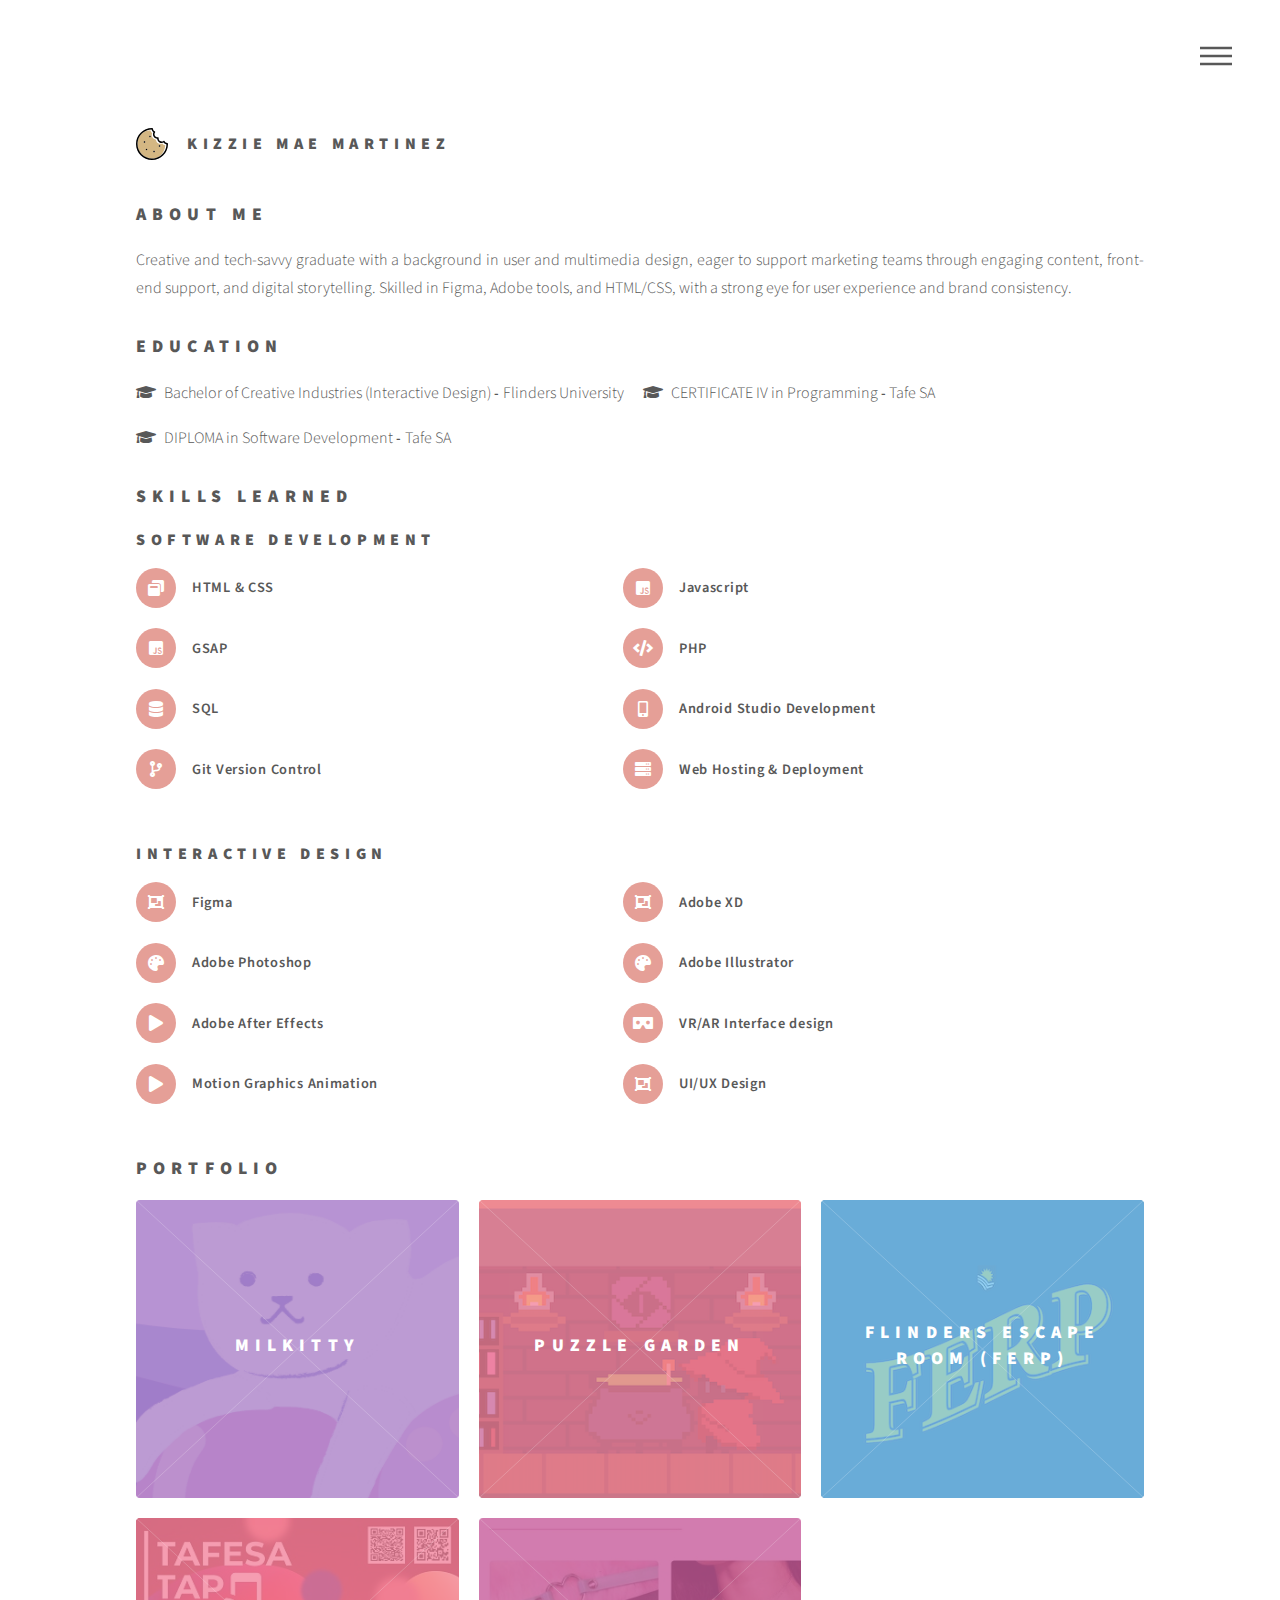
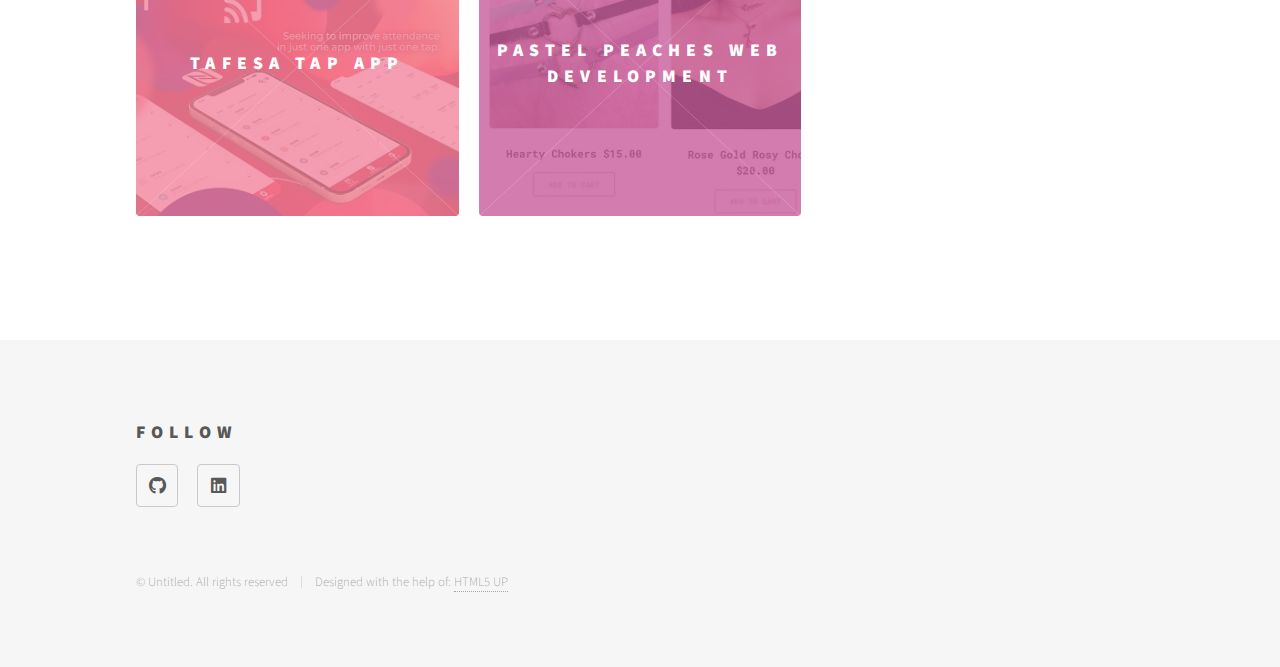
<file: index.html>
<!DOCTYPE HTML>
<!--
	Content by Kizzie Mae Martinez
	Made with Phantom by html5up.net | @ajlkn
	Free for personal and commercial use under the CCA 3.0 license (html5up.net/license)
-->
<html>
	<head>
		<title>The Biscuits I've made</title>
		<meta charset="utf-8" />
		<meta name="viewport" content="width=device-width, initial-scale=1, user-scalable=no" />
		<link rel="stylesheet" href="assets/css/main.css" />
		<noscript><link rel="stylesheet" href="assets/css/noscript.css" /></noscript>
	</head>
	<body class="is-preload">
		<!-- Wrapper -->
			<div id="wrapper">
				<!-- Header -->
					<header id="header">
						<div class="inner">

							<!-- Logo -->
								<a href="index.html" class="logo">
									<span class="symbol"><img src="images/biscuit.svg" alt="" /></span>
									<span class="title">Kizzie Mae Martinez</span>
								</a>
							<!-- Nav -->
								<nav>
									<ul>
										<li><a href="#menu">Menu</a></li>
									</ul>
								</nav>

						</div>
					</header>

				<!-- Menu -->
					<nav id="menu">
						<h2>Menu</h2>
						<ul>
							<li><a href="#about">Home</a></li>
							<li><a href="#skills">Skills Learned</a></li>
							<li><a href="#portfolio">Portfolio</a></li>
						</ul>
					</nav>

				<!-- Main -->
					<div id="main">
						<div class="inner">
							<!--	 About Me -->
							<section id="about">
							<header>
								<h2>About Me</h2>
							</header>
								<p style="text-align: justify;">
								Creative and tech-savvy graduate with a background in user and multimedia design, eager to support marketing teams through engaging content, front-end support, and digital storytelling.
								Skilled in Figma, Adobe tools, and HTML/CSS, with a strong eye for user experience and brand consistency.
								</p>
								<h2>Education</h2>
								<ul class="icons">
									<li class="icon solid fa-graduation-cap">Bachelor of Creative Industries (Interactive Design) <b>-</b> Flinders University</li>
									<li class="icon solid fa-graduation-cap">CERTIFICATE IV in Programming <b>-</b> Tafe SA</li>
									<li class="icon solid fa-graduation-cap">DIPLOMA in Software Development <b>-</b> Tafe SA</li>
								</ul>
							</section>

							<!-- Skills -->
							<section id="skills">
								<header>
									<h2>Skills Learned</h2>
								</header>
								<h3>Software Development</h3>
								<ul class="feature-icons">
									<!-- Software Development-->
									<li class="icon solid fa-window-restore"><b>HTML & CSS</b></li>
									<li class="icon brands fa-js-square"><b>Javascript</b></li>
									<li class="icon brands fa-js-square"><b>GSAP</b></li>
									<li class="icon solid fa-code"><b>PHP</b></li>
									<li class="icon solid fa-database"><b>SQL</b></li>
									<li class="icon solid fa-mobile-alt"><b>Android Studio Development</b></li>
									<li class="icon solid fa-code-branch"><b>Git Version Control</b></li>
									<li class="icon solid fa-server"><b>Web Hosting & Deployment</b></li>
									
								</ul>
								
									<h3>Interactive Design</h3>
									<!-- Design -->
									<ul class="feature-icons">
									<li class="icon solid fa-object-group"><b>Figma</b></li>
									<li class="icon solid fa-object-group"><b>Adobe XD</b></li>
									<li class="icon solid fa-palette"><b>Adobe Photoshop</b></li>
									<li class="icon solid fa-palette"><b>Adobe Illustrator</b></li>
									<li class="icon solid fa-play"><b>Adobe After Effects</b></li>
									<li class="icon solid fa-vr-cardboard"><b>VR/AR Interface design</b></li>
									<li class="icon solid fa-play"><b>Motion Graphics Animation</b></li>
									<li class="icon solid fa-object-group"><b>UI/UX Design</b></li>

								</ul>
							</section>

							<!--Portfolio previews -->
							<header>
								<h2>Portfolio</h2>
							</header>
							<section id="portfolio" class="tiles">

								 <article class="style5">
									<span class="image">
										<img src="images/milkitty.png" alt="" />
									</span>
									<a href="html/milkitty.html">
										<h2>Milkitty</h2>
										<div class="content">
											<p>Milkitty was a interactive site challenge, where it involved its own custom vectors and animations.</p>
										</div>
									</a>
								</article>

								<article class="style1">
									<span class="image">
										<img src="images/puzzlegarden.png" alt="" />
									</span>
									<a href="html/puzzlegarden.html">
										<h2>Puzzle Garden</h2>
										<div class="content">
											<p>I worked on the art direction and interface for this whimsical video game</p>
										</div>
									</a>
								</article>
								
								<article class="style2">
									<span class="image">
										<img src="images/FERPlogo.png" alt="" />
									</span>
									<a href="html/ferp.html">
										<h2>Flinders Escape Room (FERP)</h2>
										<div class="content">
											<p>Worked on the FERP's multimedia as well as their interface to serve as an educational and introductory game to newcomers visiting Flinders Tonsley.</p>
										</div>
									</a>
								</article>

								<article class="style1">
									<span class="image">
										<img src="images/kz_tap.jpg" alt="" />
									</span>
									<a href="html/tap.html">
										<h2>TAFESA TAP App </h2>
										<div class="content">
											<p>A simple prototype for an NFC-based attendance tracking application for students to use during the Covid Pandemic.</p>
										</div>
									</a>
								</article>
								
								<article class="style4">
									<span class="image">
										<img src="images/kz_pastelpeaches.JPG" alt="" />
									</span>
									<a href="html/pastelpeaches.html">
										<h2>Pastel Peaches Web Development</h2>
										<div class="content">
											<p>Pastel Peaches is a concept for a commerce website using Bootstrap, PHP & mySQL</p>
										</div>
									</a>
								</article>
							<!--Bus Minder UI WIP -->
							<!--
								<article class="style5">
									<span class="image">
										<img src="images/kz_busminder.png" alt="" />
									</span>
									<a href="html/busminder.html">
										<h2>BusMinder UI Overhaul Prototype </h2>
										<div class="content">
											<p>Improving the BusMinder application's User Interface as well as the User Experience for better ease of use.</p>
										</div>
									</a>
								</article> -->

								<!--Driving Companion WIP-->
							<!--	<article class="style6">
									<span class="image">
										<img src="images/drivingcompanion.png" alt="" />
									</span>
									<a href="/html/drivingcompanion.html">
										<h2>Drving Companion App Prototype </h2>
										<div class="content">
											<p>Developed a learner's driving lessons website from prototypes to development, utilising basic UX research.</p>
										</div>
									</a>
								</article>-->

								
								
								
							</section>
							<br/>
							<!--
								<h2>Miscellaneous Work</h2>
									
								<section id="design" class="tiles">
									<p>Risky Business Project
									<br/>Illustrations?
									<br/>Video editing</p>
								</section>
							-->
						</div>
					</div>

				<!-- Footer -->
					<footer id="footer">
						<div class="inner">
							<section>
								<h2>Follow</h2>
								<ul class="icons">
									<li><a href="https://github.com/SleepyBiscuits" class="icon brands style2 fa-github"><span class="label">GitHub</span></a></li>
									<li><a href="https://www.linkedin.com/in/kizzie-mae-martinez-2919071b3/" class="icon brands style2 fa-linkedin"><span class="label">500px</span></a></li>
								</ul>
							</section>
							<ul class="copyright">
								<li>&copy; Untitled. All rights reserved</li><li>Designed with the help of: <a href="http://html5up.net">HTML5 UP</a></li>
							</ul>
						</div>
					</footer>

			</div>

		<!-- Scripts -->
			<script src="assets/js/jquery.min.js"></script>
			<script src="assets/js/jquery.scrollex.min.js"></script>
			<script src="assets/js/jquery.scrolly.min.js"></script>
			<script src="assets/js/browser.min.js"></script>
			<script src="assets/js/breakpoints.min.js"></script>
			<script src="assets/js/util.js"></script>
			<script src="assets/js/main.js"></script>

	</body>
</html>
</file>
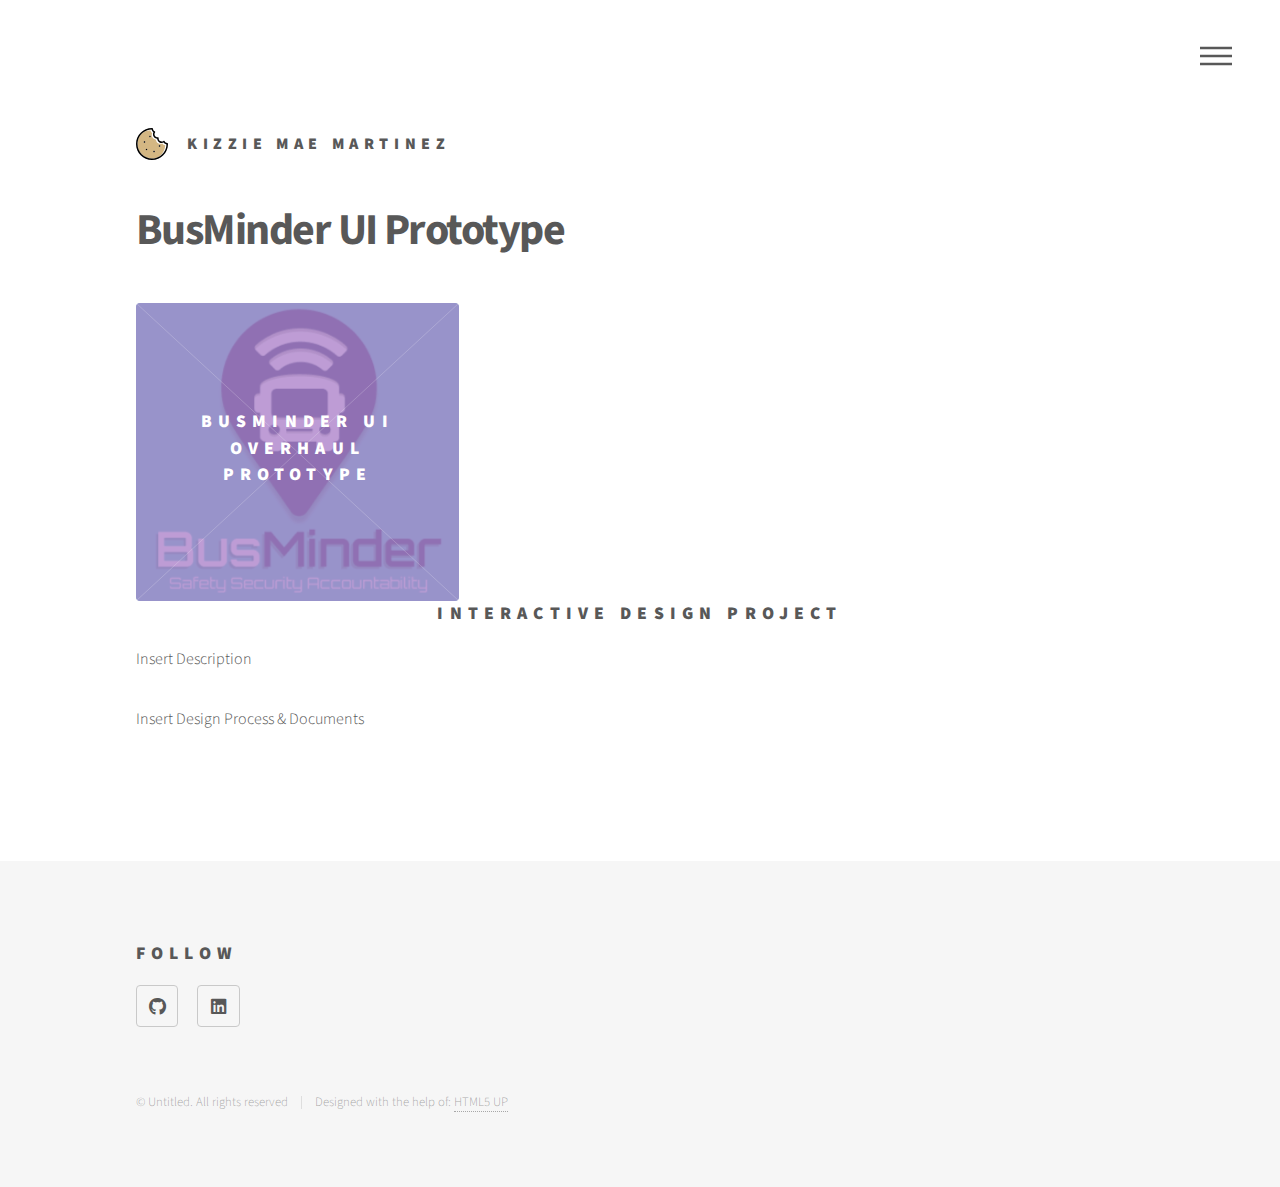
<file: html/busminder.html>
<!DOCTYPE HTML>
<!--
	Content by Kizzie Mae Martinez
	Made with Phantom by html5up.net | @ajlkn
	Free for personal and commercial use under the CCA 3.0 license (html5up.net/license)
-->
<html>
	<head>
		<title>The Biscuits I've made</title>
		<meta charset="utf-8" />
		<meta name="viewport" content="width=device-width, initial-scale=1, user-scalable=no" />
		<link rel="stylesheet" href="../assets/css/main.css" />
		<noscript><link rel="stylesheet" href="../assets/css/noscript.css" /></noscript>
	</head>
	<body class="is-preload">
		<!-- Wrapper -->
			<div id="wrapper">
				<!-- Header -->
					<header id="header">
						<div class="inner">

							<!-- Logo -->
								<a href="../index.html" class="logo">
									<span class="symbol"><img src="../images/biscuit.svg" alt="" /></span>
									<span class="title">Kizzie Mae Martinez</span>
								</a>
							<!-- Nav -->
								<nav>
									<ul>
										<li><a href="#menu">Menu</a></li>
									</ul>
								</nav>

						</div>
					</header>

				<!-- Menu -->
					<nav id="menu">
						<h2>Menu</h2>
						<ul>
							<li><a href="../index.html#about">Home</a></li>
							<li><a href="../index.html#skills">Skills Learned</a></li>
							<li><a href="../index.html#portfolio">Portfolio</a></li>
						</ul>
					</nav>

				<!-- Main -->
					<div id="main">
						<div class="inner">
							<h1>BusMinder UI Prototype</h1>
							<section id="portfolio" class="tiles">
                              <article class="style5">
									<span class="image">
										<img src="../images/kz_busminder.png" alt="" />
									</span>
									<a href="https://www.figma.com/proto/3HAKhxXRl0QcYAqYXxOutE/Bus-Minder-Overhaul?page-id=0%3A1&type=design&node-id=43-3846&viewport=662%2C94%2C0.1&t=MMEkCNrpz5RQRT3A-1&scaling=min-zoom&starting-point-node-id=43%3A3846&show-proto-sidebar=1&mode=design">
										<h2>BusMinder UI Overhaul Prototype </h2>
										<div class="content">
											<p>Improving the BusMinder application's User Interface as well as the User Experience for better ease of use.</p>
										</div>
									</a>
								</article>        
							</section>

							<h2 style="text-align: center;">Interactive Design Project</h2>
							<p>Insert Description</p>
							<p>Insert Design Process & Documents</p>

							
							
						</div>
					</div>

				<!-- Footer -->
					<footer id="footer">
						<div class="inner">
							<section>
								<h2>Follow</h2>
								<ul class="icons">
									<li><a href="https://github.com/SleepyBiscuits" class="icon brands style2 fa-github"><span class="label">GitHub</span></a></li>
									<li><a href="https://www.linkedin.com/in/kizzie-mae-martinez-2919071b3/" class="icon brands style2 fa-linkedin"><span class="label">500px</span></a></li>
								</ul>
							</section>
							<ul class="copyright">
								<li>&copy; Untitled. All rights reserved</li><li>Designed with the help of: <a href="http://html5up.net">HTML5 UP</a></li>
							</ul>
						</div>
					</footer>

			</div>

		<!-- Scripts -->
			<script src="../assets/js/jquery.min.js"></script>
			<script src="../assets/js/jquery.scrollex.min.js"></script>
			<script src="../assets/js/jquery.scrolly.min.js"></script>
			<script src="../assets/js/browser.min.js"></script>
			<script src="../assets/js/breakpoints.min.js"></script>
			<script src="../assets/js/util.js"></script>
			<script src="../assets/js/main.js"></script>

	</body>
</html>
</file>
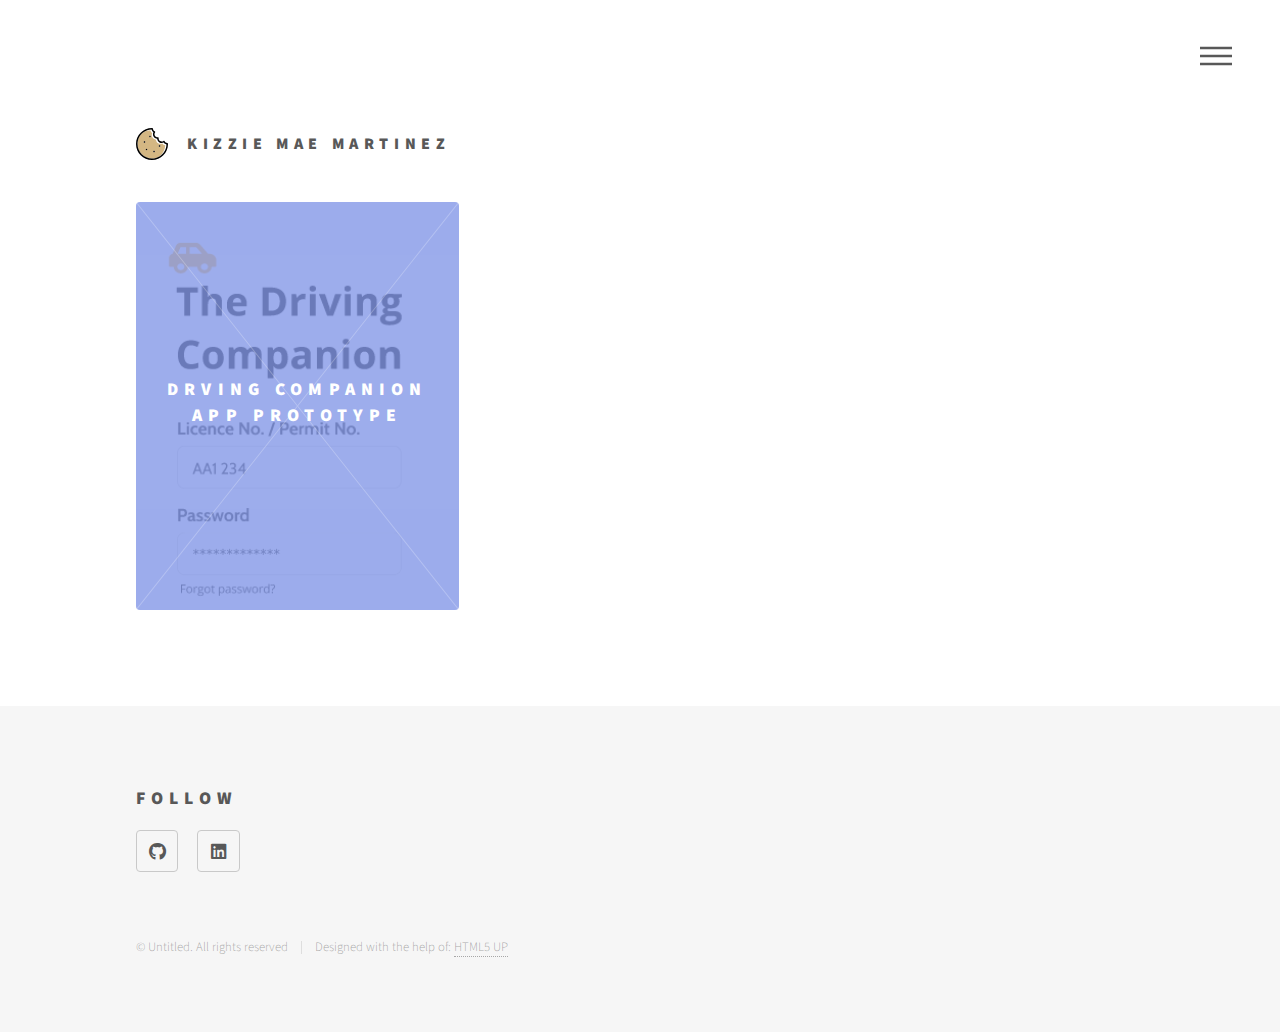
<file: html/drivingcompanion.html>
<!DOCTYPE HTML>
<!--
	Content by Kizzie Mae Martinez
	Made with Phantom by html5up.net | @ajlkn
	Free for personal and commercial use under the CCA 3.0 license (html5up.net/license)
-->
<html>
	<head>
		<title>The Biscuits I've made</title>
		<meta charset="utf-8" />
		<meta name="viewport" content="width=device-width, initial-scale=1, user-scalable=no" />
		<link rel="stylesheet" href="../assets/css/main.css" />
		<noscript><link rel="stylesheet" href="../assets/css/noscript.css" /></noscript>
	</head>
	<body class="is-preload">
		<!-- Wrapper -->
			<div id="wrapper">
				<!-- Header -->
					<header id="header">
						<div class="inner">

							<!-- Logo -->
								<a href="../index.html" class="logo">
									<span class="symbol"><img src="../images/biscuit.svg" alt="" /></span>
									<span class="title">Kizzie Mae Martinez</span>
								</a>
							<!-- Nav -->
								<nav>
									<ul>
										<li><a href="#menu">Menu</a></li>
									</ul>
								</nav>

						</div>
					</header>

				<!-- Menu -->
					<nav id="menu">
						<h2>Menu</h2>
						<ul>
							<li><a href="../index.html#about">Home</a></li>
							<li><a href="../index.html#skills">Skills Learned</a></li>
							<li><a href="../index.html#portfolio">Portfolio</a></li>
						</ul>
					</nav>

				<!-- Main -->
					<div id="main">
						<div class="inner">

							<section id="portfolio" class="tiles">
                                
                              <article class="style6">
									<span class="image">
										<img src="../images/drivingcompanion.png" alt="" />
									</span>
									<a href="https://www.figma.com/design/4AyjSMdDQEcn0HX4Dz7Ylj/Driving-Companion-APp?node-id=0-1&t=zMPk3soyR0wYZFUm-1">
										<h2>Drving Companion App Prototype </h2>
										<div class="content">
											<p>Improving the BusMinder application's User Interface as well as the User Experience for better ease of use.</p>
										</div>
									</a>
								</article>
                                
							</section>
							
						</div>
					</div>

				<!-- Footer -->
					<footer id="footer">
						<div class="inner">
							<section>
								<h2>Follow</h2>
								<ul class="icons">
									<li><a href="https://github.com/SleepyBiscuits" class="icon brands style2 fa-github"><span class="label">GitHub</span></a></li>
									<li><a href="https://www.linkedin.com/in/kizzie-mae-martinez-2919071b3/" class="icon brands style2 fa-linkedin"><span class="label">500px</span></a></li>
								</ul>
							</section>
							<ul class="copyright">
								<li>&copy; Untitled. All rights reserved</li><li>Designed with the help of: <a href="http://html5up.net">HTML5 UP</a></li>
							</ul>
						</div>
					</footer>

			</div>

		<!-- Scripts -->
			<script src="../assets/js/jquery.min.js"></script>
			<script src="../assets/js/jquery.scrollex.min.js"></script>
			<script src="../assets/js/jquery.scrolly.min.js"></script>
			<script src="../assets/js/browser.min.js"></script>
			<script src="../assets/js/breakpoints.min.js"></script>
			<script src="../assets/js/util.js"></script>
			<script src="../assets/js/main.js"></script>

	</body>
</html>
</file>
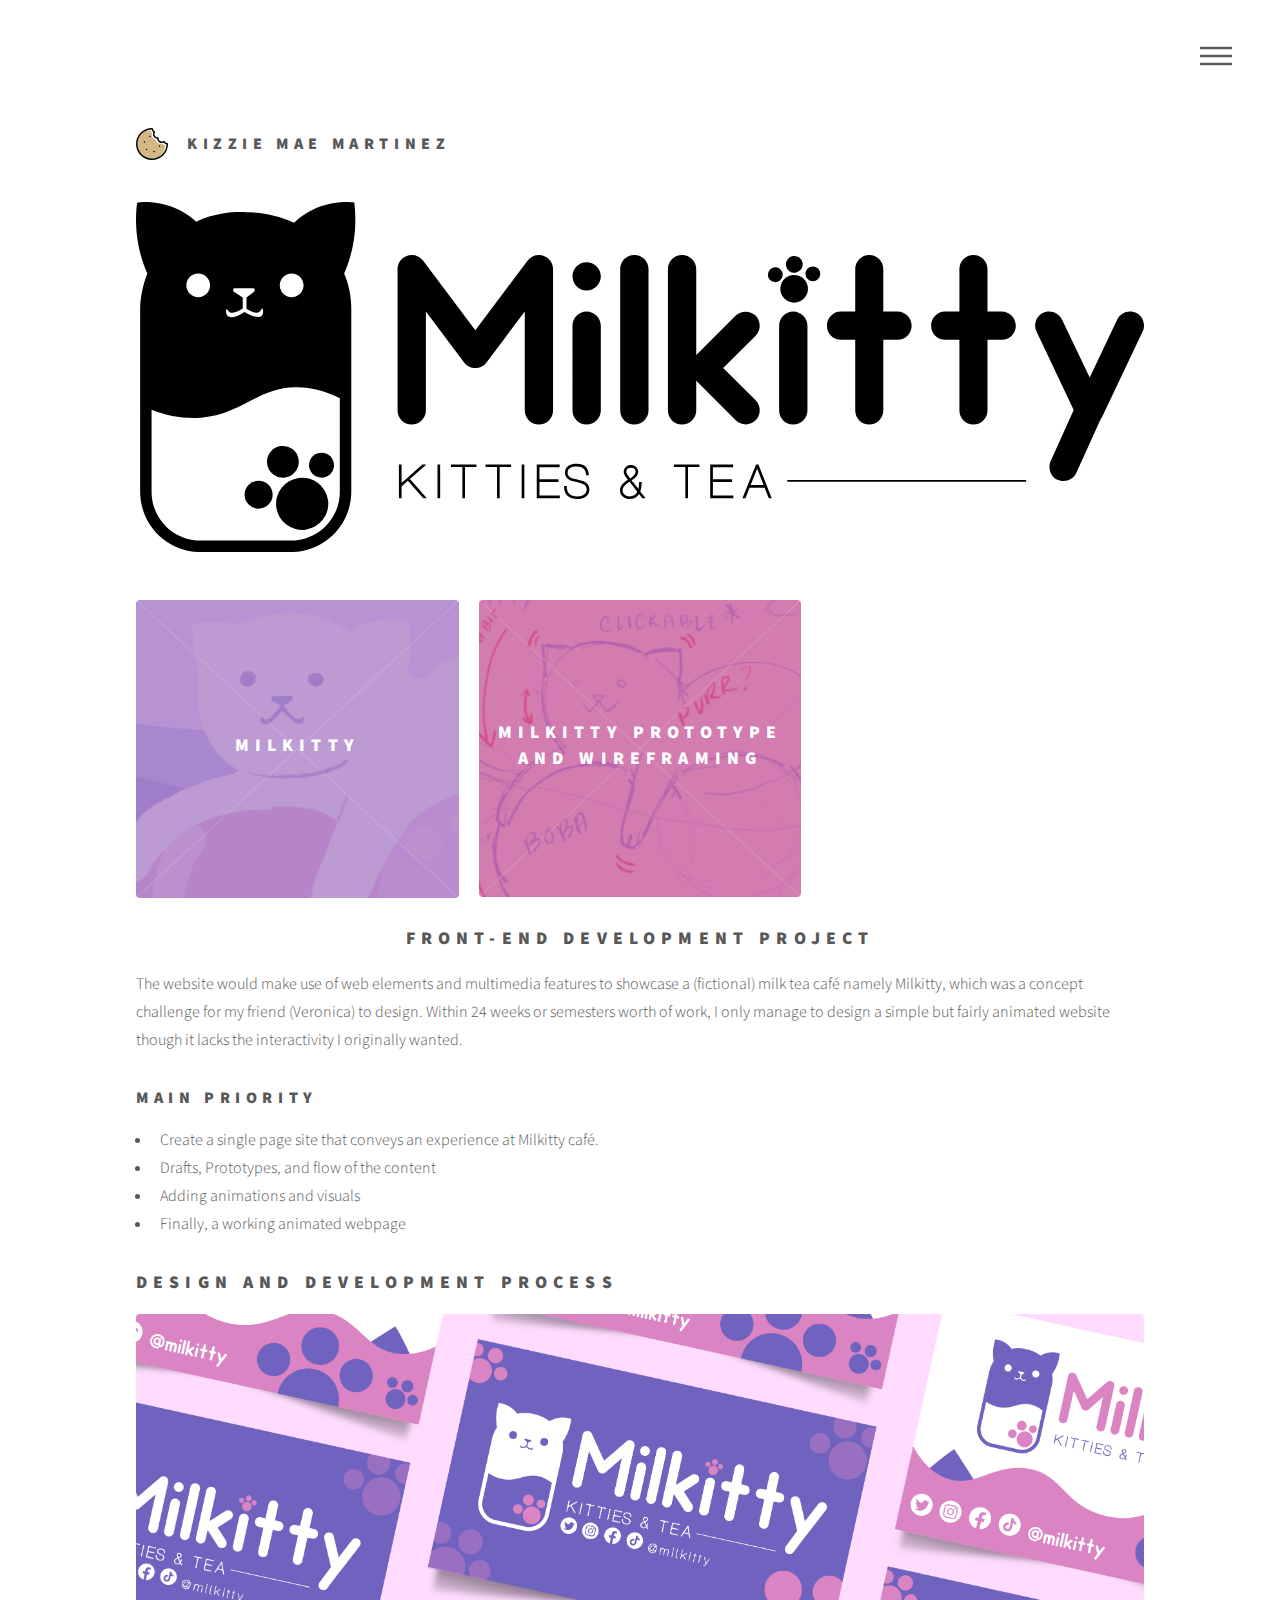
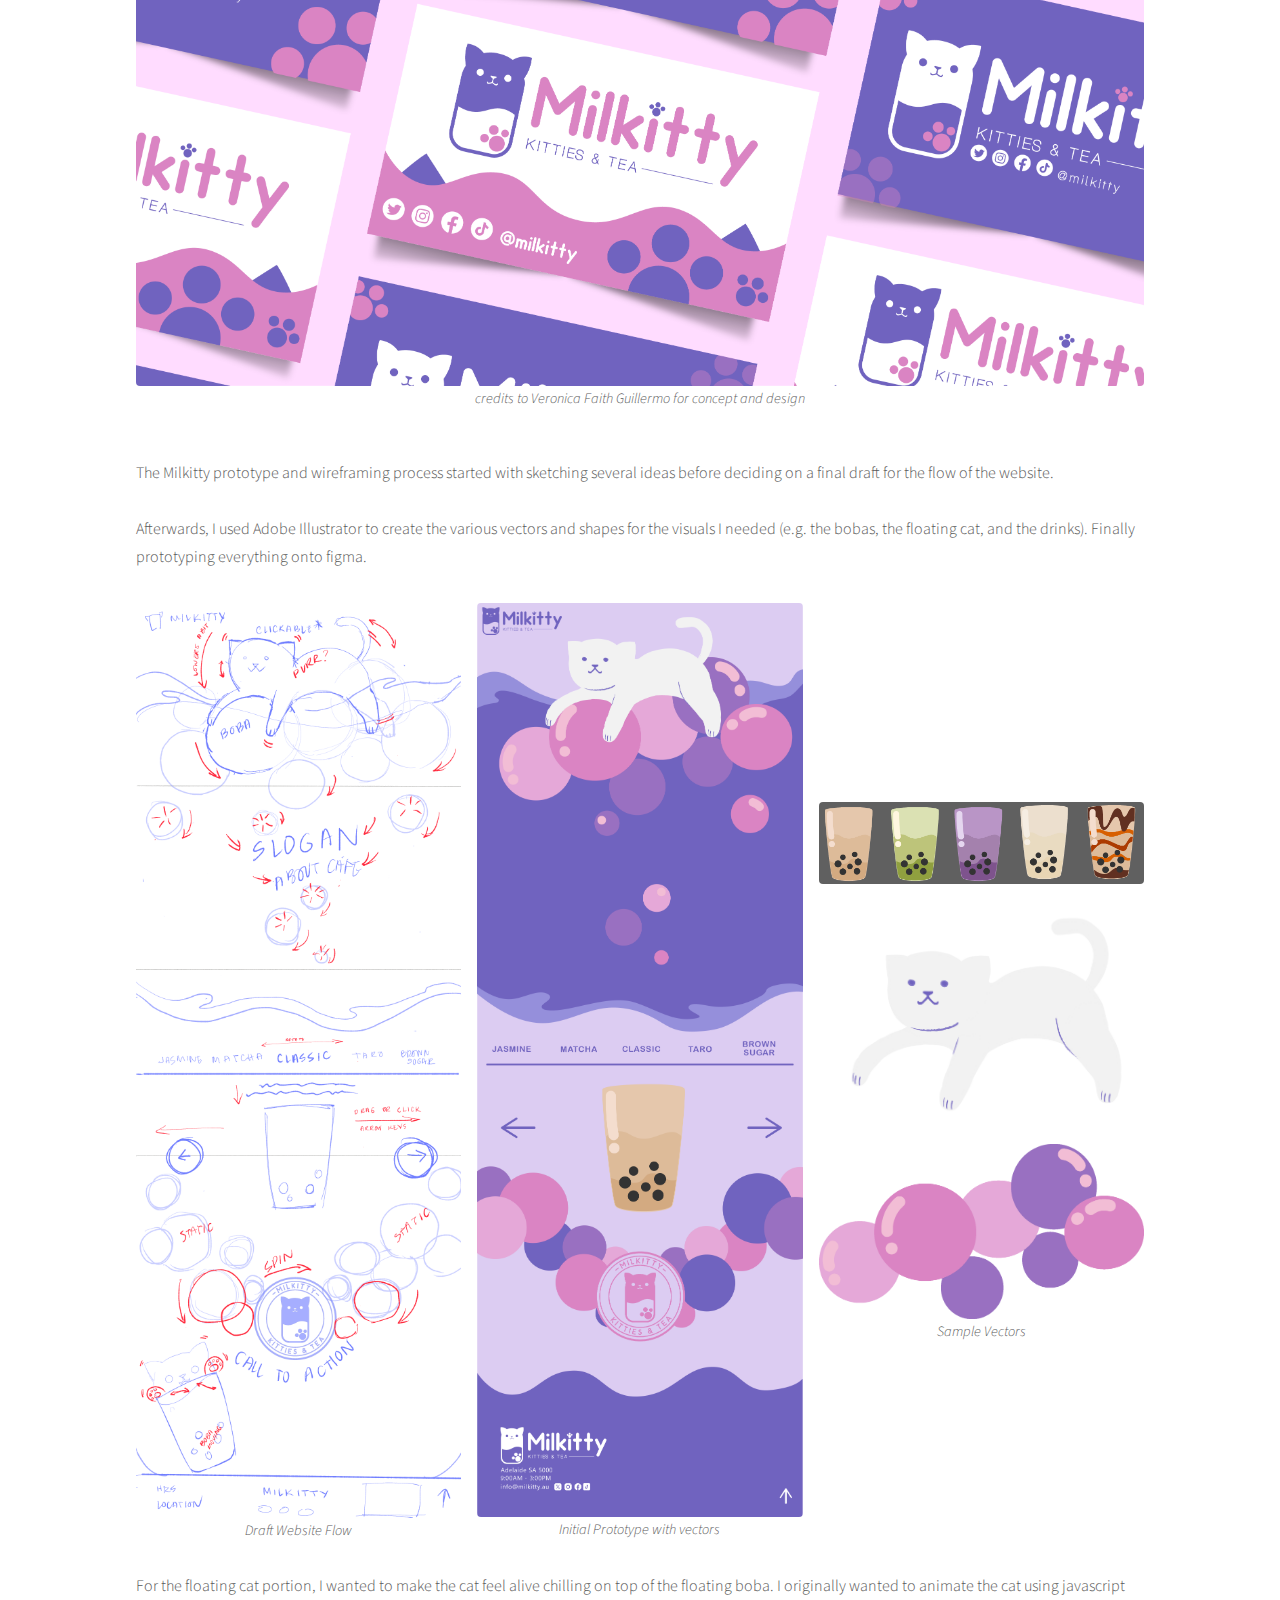
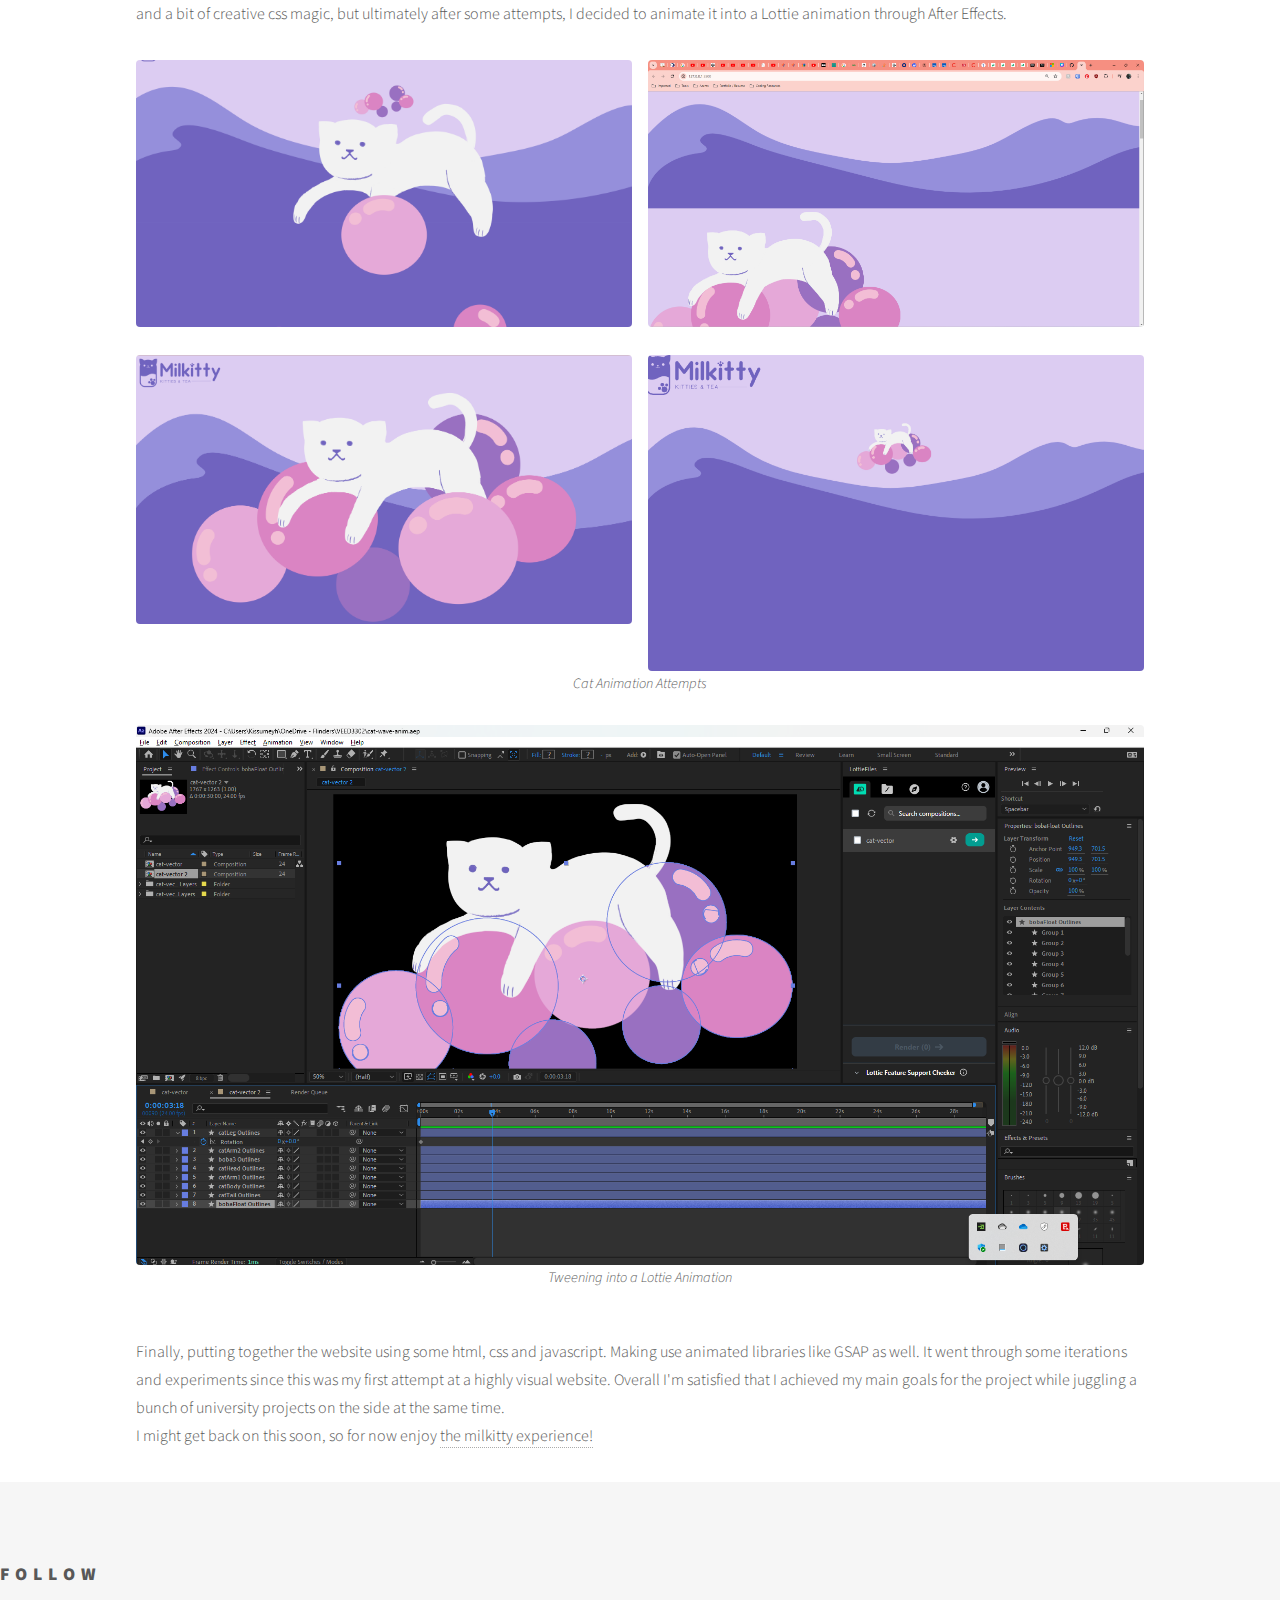
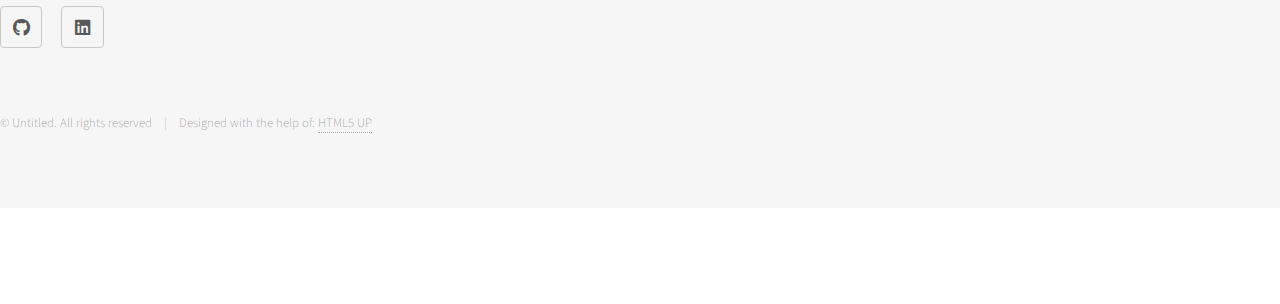
<file: html/milkitty.html>
<!DOCTYPE HTML>
<!--
	Content by Kizzie Mae Martinez
	Made with Phantom by html5up.net | @ajlkn
	Free for personal and commercial use under the CCA 3.0 license (html5up.net/license)
-->
<html>
	<head>
		<title>The Biscuits I've made</title>
		<meta charset="utf-8" />
		<meta name="viewport" content="width=device-width, initial-scale=1, user-scalable=no" />
		<link rel="stylesheet" href="../assets/css/main.css" />
		<noscript><link rel="stylesheet" href="../assets/css/noscript.css" /></noscript>
	</head>
	<body class="is-preload">
		<!-- Wrapper -->
			<div id="wrapper">
				<!-- Header -->
					<header id="header">
						<div class="inner">

							<!-- Logo -->
								<a href="../index.html" class="logo">
									<span class="symbol"><img src="../images/biscuit.svg" alt="" /></span>
									<span class="title">Kizzie Mae Martinez</span>
								</a>
							<!-- Nav -->
								<nav>
									<ul>
										<li><a href="#menu">Menu</a></li>
									</ul>
								</nav>

						</div>
					</header>

				<!-- Menu -->
					<nav id="menu">
						<h2>Menu</h2>
						<ul>
							<li><a href="../index.html#about">Home</a></li>
							<li><a href="../index.html#skills">Skills Learned</a></li>
							<li><a href="../index.html#portfolio">Portfolio</a></li>
						</ul>
					</nav>

				<!-- Main -->
					<div id="main">
						<div class="inner">

							
							<span class="image main" ><img src="../images/milkitty/milkitty-logo.svg" alt=""></span>
							

							<section id="portfolio" class="tiles">
                                
                              <article class="style5">
									<span class="image">
										<img src="../images/milkitty.png" alt="" />
									</span>
									<a href="https://sleepybiscuits.github.io/milkitty/">
										<h2>Milkitty</h2>
										<div class="content">
											<p>Milkitty was a interactive site chalslenge, where it involved its own custom vectors and animations.</p>
										</div>
									</a>
								</article>
								<article class="style4">
									<span class="image">
										<img src="../images/milkitty2.png" alt="" />
									</span>
									<a href="https://www.figma.com/design/haGd9IX8HmCXLItzaJ4PvB/Milkitty-Website?node-id=0-1&t=tmHnbwYdOREKf8OP-1">
										<h2>Milkitty Prototype and Wireframing</h2>
										<div class="content">
											<p>The behind the scenes on conceptualising Milkitty and its design.</p>
										</div>
									</a>
								</article>	
							</section>
							<br/>
							<h2 style="text-align: center;">Front-end Development project</h2>
							<p>The website would make use of web elements and multimedia features to showcase a (fictional) milk tea café namely Milkitty, which was a concept challenge for my friend (Veronica) to design.
								Within 24 weeks or semesters worth of work, I only manage to design a simple but fairly animated website though it lacks the interactivity I originally wanted.
							</p>
							
							<h3>Main Priority</h3>
							<ul>
								<li>Create a single page site that conveys an experience at Milkitty café.</li>								</li>
								<li>Drafts, Prototypes, and flow of the content</li>
								<li>Adding animations and visuals</li>
								<li>Finally, a working animated webpage</li>
							</ul>
							
							<h2>Design and Development process</h2>
							
							<span class="image main" ><img src="../images/milkitty/milkitty-cards.png" alt="">
							<p class="caption">credits to Veronica Faith Guillermo for concept and design</p></span>
							<p>The Milkitty prototype and wireframing process started with sketching several ideas before deciding on a final draft for the flow of the website.
							<br/><br/>Afterwards, I used Adobe Illustrator to create the various vectors and shapes for the visuals I needed (e.g. the bobas, the floating cat, and the drinks).
								Finally prototyping everything onto figma.</p>
							<div class="box alt">
							<div class="row gtr-50 gtr-uniform" >
								<div class="col-4 col-12-xsmall">
									<span class="image main fit" >
									<img src="../images/milkitty/milkitty-prototype.png" alt="">
									<p class="caption">Draft Website Flow </p>
									</span>	
								</div>
								<div class="col-4 col-12-xsmall">
									<span class="image main fit" >
										<img src="../images/milkitty/prototype-vectors.png" alt="">
										<p class="caption">Initial Prototype with vectors</p>
									</span>
								</div>
								<div class="col-4 col-12-xsmall"  style="align-content: center;">
									<span class="image main fit">
										<img src="../images/milkitty/drinks.png" alt="">
										<br/>
										<img src="../images/milkitty/cat.png" alt="">
										<br/>
										<img src="../images/milkitty/boba.png" alt="">
										<p class="caption">Sample Vectors</p>
									</span>
								</div>
							</div>
							
							
							<p>For the floating cat portion, I wanted to make the cat feel alive chilling on top of the floating boba. 
								I originally wanted to animate the cat using javascript and a bit of creative css magic, but ultimately after some attempts,  
								I decided to animate it into a Lottie animation through After Effects.
							</p>
							<div class="row gtr-50 gtr-uniform" >
								<div class="col-6 col-12-xsmall">
									<span class="image main fit" >
									<img src="../images/milkitty/attempt1.png" alt="">
									<br/>
									<img src="../images/milkitty/attempt3.png" alt="">
									</span>	
								</div>
								<div class="col-6 col-12-xsmall">
									<span class="image main fit" >
										<img src="../images/milkitty/attempt2.png" alt="">
										<br/>
										<img src="../images/milkitty/attempt4.png" alt="">
									</span>
								</div>
							</div>
							<p class="caption"> Cat Animation Attempts</p>
							<span class="image main fit" >
								<img src="../images/milkitty/animating.png" alt="">
								<p class="caption">Tweening into a Lottie Animation</p>
							</span>
							<p>Finally, putting together the website using some html, css and javascript. 
								Making use animated libraries like GSAP as well. It went through some iterations and experiments since this was my first attempt at a highly visual website. Overall I'm satisfied that I achieved my main goals for the project while juggling a bunch of university projects on the side at the same time. 
							<br/>I might get back on this soon, so for now enjoy <a href="https://sleepybiscuits.github.io/milkitty/"> the milkitty experience!</a></p>
							<!--
							<h2> References </h2>
								<h3>Links</h3>
								<h3>Inspirations</h3>
							-->
						</div>
					</div>

				<!-- Footer -->
					<footer id="footer">
						<div class="inner">
							<section>
								<h2>Follow</h2>
								<ul class="icons">
									<li><a href="https://github.com/SleepyBiscuits" class="icon brands style2 fa-github"><span class="label">GitHub</span></a></li>
									<li><a href="https://www.linkedin.com/in/kizzie-mae-martinez-2919071b3/" class="icon brands style2 fa-linkedin"><span class="label">500px</span></a></li>
								</ul>
							</section>
							<ul class="copyright">
								<li>&copy; Untitled. All rights reserved</li><li>Designed with the help of: <a href="http://html5up.net">HTML5 UP</a></li>
							</ul>
						</div>
					</footer>

			</div>

		<!-- Scripts -->
			<script src="../assets/js/jquery.min.js"></script>
			<script src="../assets/js/jquery.scrollex.min.js"></script>
			<script src="../assets/js/jquery.scrolly.min.js"></script>
			<script src="../assets/js/browser.min.js"></script>
			<script src="../assets/js/breakpoints.min.js"></script>
			<script src="../assets/js/util.js"></script>
			<script src="../assets/js/main.js"></script>

	</body>
</html>
</file>
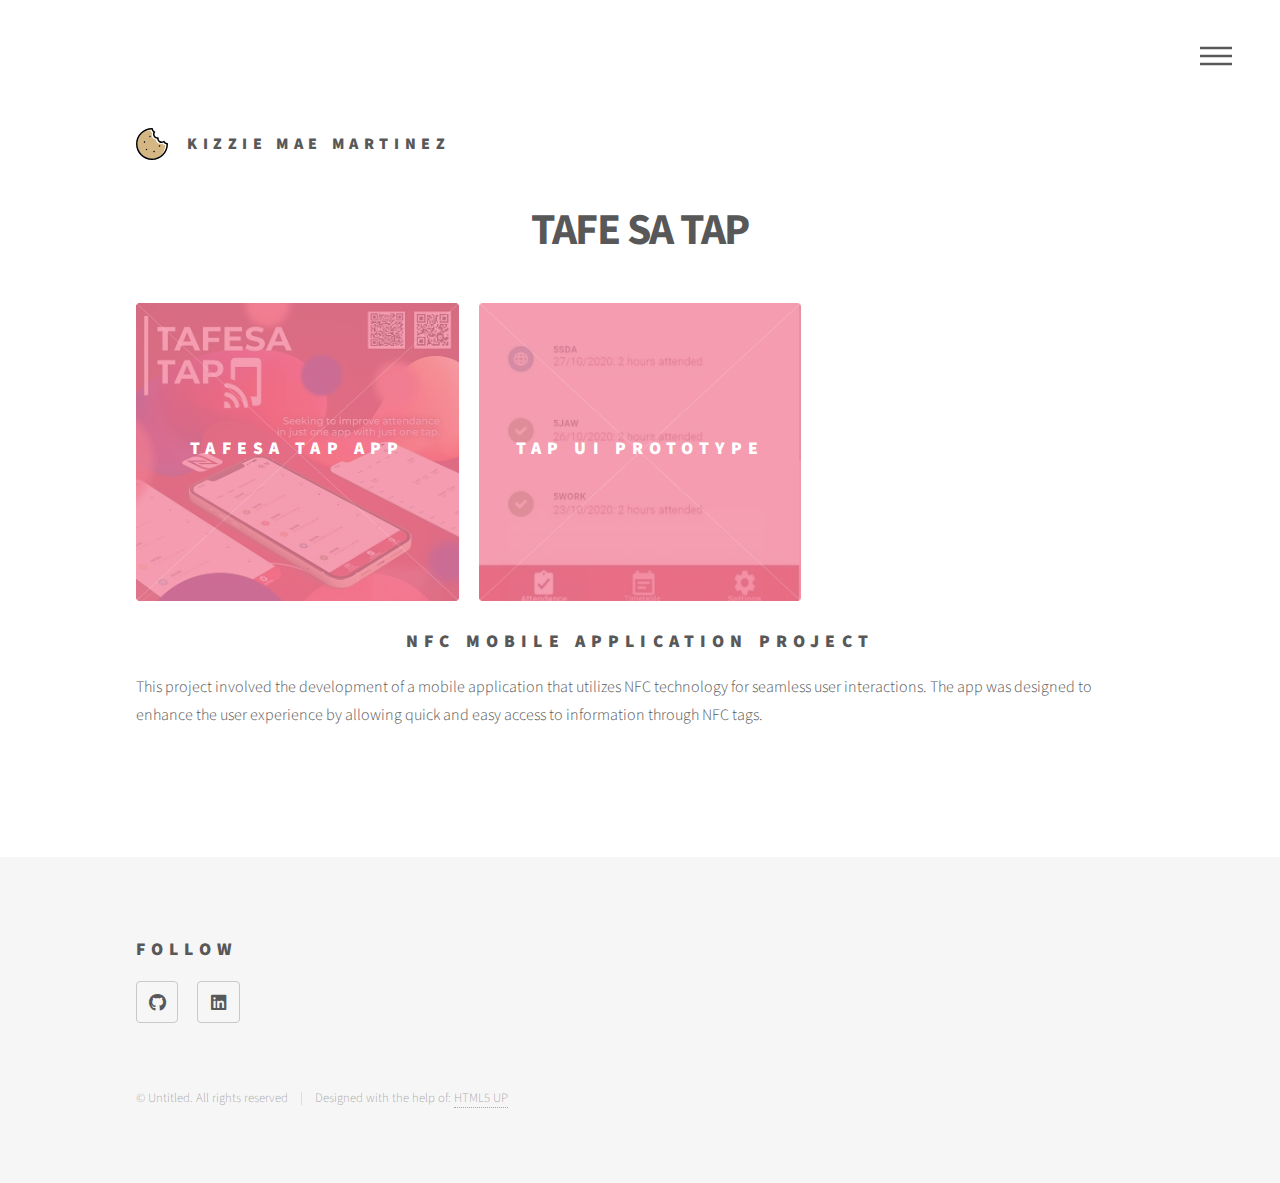
<file: html/tap.html>
<!DOCTYPE HTML>
<!--
	Content by Kizzie Mae Martinez
	Made with Phantom by html5up.net | @ajlkn
	Free for personal and commercial use under the CCA 3.0 license (html5up.net/license)
-->
<html>
	<head>
		<title>The Biscuits I've made</title>
		<meta charset="utf-8" />
		<meta name="viewport" content="width=device-width, initial-scale=1, user-scalable=no" />
		<link rel="stylesheet" href="../assets/css/main.css" />
		<noscript><link rel="stylesheet" href="../assets/css/noscript.css" /></noscript>
	</head>
	<body class="is-preload">
		<!-- Wrapper -->
			<div id="wrapper">
				<!-- Header -->
					<header id="header">
						<div class="inner">

							<!-- Logo -->
								<a href="../index.html" class="logo">
									<span class="symbol"><img src="../images/biscuit.svg" alt="" /></span>
									<span class="title">Kizzie Mae Martinez</span>
								</a>
							<!-- Nav -->
								<nav>
									<ul>
										<li><a href="#menu">Menu</a></li>
									</ul>
								</nav>

						</div>
					</header>

				<!-- Menu -->
					<nav id="menu">
						<h2>Menu</h2>
						<ul>
							<li><a href="../index.html#about">Home</a></li>
							<li><a href="../index.html#skills">Skills Learned</a></li>
							<li><a href="../index.html#portfolio">Portfolio</a></li>
						</ul>
					</nav>

				<!-- Main -->
					<div id="main">
						<div class="inner">
							<h1 style="text-align: center;">TAFE SA TAP</h1>
							
							
							<section id="portfolio" class="tiles">
								<article class="style1">
								<span class="image">
									<img src="../images/kz_tap.jpg" alt="" />
								</span>
								<a href="https://github.com/Ulziitugsa/TAFE_TAP">
									<h2>TAFESA TAP App </h2>
									<div class="content">
										<p>A simple prototype for an NFC-based attendance tracking application for students to use during the Covid Pandemic.</p>
									</div>
								</a>
								</article>
							<article class="style1">
								<span class="image">
									<img src="../images/kz_tapui.JPG" alt="" />
								</span>
								<a href="https://xd.adobe.com/view/6685516e-49e6-4efe-9389-690064bb46b3-33d6/">
									<h2>TAP UI Prototype</h2>
									<div class="content">
										<p>A simple yet professional UI Prototyoe for an attendance tracking application as requested from the client.</p>
									</div>
								</a>
							</article>
							</section>
							<br/>
							<h2 style="text-align: center;">NFC Mobile Application project</h2>
							<p> This project involved the development of a mobile application that utilizes NFC technology for seamless user interactions. The app was designed to enhance the user experience by allowing quick and easy access to information through NFC tags.</p>

							<!--<h2>Concept and Execution</h2>-->
							<i></i>

						</div>
					</div>

				<!-- Footer -->
					<footer id="footer">
						<div class="inner">
							<section>
								<h2>Follow</h2>
								<ul class="icons">
									<li><a href="https://github.com/SleepyBiscuits" class="icon brands style2 fa-github"><span class="label">GitHub</span></a></li>
									<li><a href="https://www.linkedin.com/in/kizzie-mae-martinez-2919071b3/" class="icon brands style2 fa-linkedin"><span class="label">500px</span></a></li>
								</ul>
							</section>
							<ul class="copyright">
								<li>&copy; Untitled. All rights reserved</li><li>Designed with the help of: <a href="http://html5up.net">HTML5 UP</a></li>
							</ul>
						</div>
					</footer>

			</div>

		<!-- Scripts -->
			<script src="../assets/js/jquery.min.js"></script>
			<script src="../assets/js/jquery.scrollex.min.js"></script>
			<script src="../assets/js/jquery.scrolly.min.js"></script>
			<script src="../assets/js/browser.min.js"></script>
			<script src="../assets/js/breakpoints.min.js"></script>
			<script src="../assets/js/util.js"></script>
			<script src="../assets/js/main.js"></script>


	</body>
</html>
</file>
<file: assets/css/noscript.css>
/*
	Phantom by HTML5 UP
	html5up.net | @ajlkn
	Free for personal and commercial use under the CCA 3.0 license (html5up.net/license)
*/

/* Tiles */

	body.is-preload .tiles article {
		-moz-transform: none;
		-webkit-transform: none;
		-ms-transform: none;
		transform: none;
		opacity: 1;
	}
</file>
<file: assets/css/main.css>
@import url(fontawesome-all.min.css);
@import url("https://fonts.googleapis.com/css?family=Source+Sans+Pro:300,700,900");

/*
	Phantom by HTML5 UP
	html5up.net | @ajlkn
	Free for personal and commercial use under the CCA 3.0 license (html5up.net/license)
*/

html, body, div, span, applet, object,
iframe, h1, h2, h3, h4, h5, h6, p, blockquote,
pre, a, abbr, acronym, address, big, cite,
code, del, dfn, em, img, ins, kbd, q, s, samp,
small, strike, strong, sub, sup, tt, var, b,
u, i, center, dl, dt, dd, ol, ul, li, fieldset,
form, label, legend, table, caption, tbody,
tfoot, thead, tr, th, td, article, aside,
canvas, details, embed, figure, figcaption,
footer, header, hgroup, menu, nav, output, ruby,
section, summary, time, mark, audio, video {
	margin: 0;
	padding: 0;
	border: 0;
	font-size: 100%;
	font: inherit;
	vertical-align: baseline;}

article, aside, details, figcaption, figure,
footer, header, hgroup, menu, nav, section {
	display: block;}

body {
	line-height: 1;
}

ol, ul {
	list-style: none;
}

blockquote, q {
	quotes: none;
}

	blockquote:before, blockquote:after, q:before, q:after {
		content: '';
		content: none;
	}

table {
	border-collapse: collapse;
	border-spacing: 0;
}

body {
	-webkit-text-size-adjust: none;
}

mark {
	background-color: transparent;
	color: inherit;
}

input::-moz-focus-inner {
	border: 0;
	padding: 0;
}

input, select, textarea {
	-moz-appearance: none;
	-webkit-appearance: none;
	-ms-appearance: none;
	appearance: none;
}

/* Basic */

	@-ms-viewport {
		width: device-width;
	}

	body {
		-ms-overflow-style: scrollbar;
	}

	@media screen and (max-width: 480px) {

		html, body {
			min-width: 320px;
		}

	}

	html {
		box-sizing: border-box;
	}

	*, *:before, *:after {
		box-sizing: inherit;
	}

	body {
		background: #ffffff;
	}

		body.is-preload *, body.is-preload *:before, body.is-preload *:after {
			-moz-animation: none !important;
			-webkit-animation: none !important;
			-ms-animation: none !important;
			animation: none !important;
			-moz-transition: none !important;
			-webkit-transition: none !important;
			-ms-transition: none !important;
			transition: none !important;
		}

/* Type */

	body, input, select, textarea {
		color: #585858;
		font-family: "Source Sans Pro", Helvetica, sans-serif;
		font-size: 16pt;
		font-weight: 300;
		line-height: 1.75;
	}

		@media screen and (max-width: 1680px) {

			body, input, select, textarea {
				font-size: 14pt;
			}

		}

		@media screen and (max-width: 1280px) {

			body, input, select, textarea {
				font-size: 12pt;
			}

		}

	a {
		-moz-transition: border-bottom-color 0.2s ease, color 0.2s ease;
		-webkit-transition: border-bottom-color 0.2s ease, color 0.2s ease;
		-ms-transition: border-bottom-color 0.2s ease, color 0.2s ease;
		transition: border-bottom-color 0.2s ease, color 0.2s ease;
		text-decoration: none;
		color: #585858;
		border-bottom: dotted 1px rgba(88, 88, 88, 0.5);
	}

		a:hover {
			border-bottom-color: transparent;
			color: #f2849e !important;
		}

	strong, b {
		font-weight: 900;
	}

	em, i {
		font-style: italic;
	}

	p {
		margin: 0 0 2em 0;
	}
	.caption {
		font-style: italic;
		font-size: 0.9em;
		text-align: center;
	}

	h1 {
		font-size: 2.75em;
		font-weight: 700;
		line-height: 1.3;
		margin: 0 0 1em 0;
		letter-spacing: -0.035em;
	}

		h1 a {
			color: inherit;
		}

		@media screen and (max-width: 736px) {

			h1 {
				font-size: 2em;
				margin: 0 0 1em 0;
			}

		}

		@media screen and (max-width: 360px) {

			h1 {
				font-size: 1.75em;
			}

		}

	h2, h3, h4, h5, h6 {
		font-weight: 900;
		line-height: 1.5;
		margin: 0 0 1em 0;
		text-transform: uppercase;
		letter-spacing: 0.35em;
	}

		h2 a, h3 a, h4 a, h5 a, h6 a {
			color: inherit;
		}

	h2 {
		font-size: 1.1em;
	}

	h3 {
		font-size: 1em;
	}

	h4 {
		font-size: 0.8em;
	}

	h5 {
		font-size: 0.8em;
	}

	h6 {
		font-size: 0.8em;
	}

	@media screen and (max-width: 980px) {

		h1 br, h2 br, h3 br, h4 br, h5 br, h6 br {
			display: none;
		}

	}

	@media screen and (max-width: 736px) {

		h2 {
			font-size: 1em;
		}

		h3 {
			font-size: 0.8em;
		}

	}

	sub {
		font-size: 0.8em;
		position: relative;
		top: 0.5em;
	}

	sup {
		font-size: 0.8em;
		position: relative;
		top: -0.5em;
	}

	blockquote {
		border-left: solid 4px #c9c9c9;
		font-style: italic;
		margin: 0 0 2em 0;
		padding: 0.5em 0 0.5em 2em;
	}

	code {
		background: rgba(144, 144, 144, 0.075);
		border-radius: 4px;
		border: solid 1px #c9c9c9;
		font-family: "Courier New", monospace;
		font-size: 0.9em;
		margin: 0 0.25em;
		padding: 0.25em 0.65em;
	}

	pre {
		-webkit-overflow-scrolling: touch;
		font-family: "Courier New", monospace;
		font-size: 0.9em;
		margin: 0 0 2em 0;
	}

		pre code {
			display: block;
			line-height: 1.75;
			padding: 1em 1.5em;
			overflow-x: auto;
		}

	hr {
		border: 0;
		border-bottom: solid 1px #c9c9c9;
		margin: 2em 0;
	}

		hr.major {
			margin: 3em 0;
		}

	.align-left {
		text-align: left;
	}

	.align-center {
		text-align: center;
	}

	.align-right {
		text-align: right;
	}

/* Row */

	.row {
		display: flex;
		flex-wrap: wrap;
		box-sizing: border-box;
		align-items: stretch;
	}

		.row > * {
			box-sizing: border-box;
		}

		.row.gtr-uniform > * > :last-child {
			margin-bottom: 0;
		}

		.row.aln-left {
			justify-content: flex-start;
		}

		.row.aln-center {
			justify-content: center;
		}

		.row.aln-right {
			justify-content: flex-end;
		}

		.row.aln-top {
			align-items: flex-start;
		}

		.row.aln-middle {
			align-items: center;
		}

		.row.aln-bottom {
			align-items: flex-end;
		}

		.row > .imp {
			order: -1;
		}

		.row > .col-1 {
			width: 8.33333%;
		}

		.row > .off-1 {
			margin-left: 8.33333%;
		}

		.row > .col-2 {
			width: 16.66667%;
		}

		.row > .off-2 {
			margin-left: 16.66667%;
		}

		.row > .col-3 {
			width: 25%;
		}

		.row > .off-3 {
			margin-left: 25%;
		}

		.row > .col-4 {
			width: 33.33333%;
		}

		.row > .off-4 {
			margin-left: 33.33333%;
		}

		.row > .col-5 {
			width: 41.66667%;
		}

		.row > .off-5 {
			margin-left: 41.66667%;
		}

		.row > .col-6 {
			width: 50%;
		}

		.row > .off-6 {
			margin-left: 50%;
		}

		.row > .col-7 {
			width: 58.33333%;
		}

		.row > .off-7 {
			margin-left: 58.33333%;
		}

		.row > .col-8 {
			width: 66.66667%;
		}

		.row > .off-8 {
			margin-left: 66.66667%;
		}

		.row > .col-9 {
			width: 75%;
		}

		.row > .off-9 {
			margin-left: 75%;
		}

		.row > .col-10 {
			width: 83.33333%;
		}

		.row > .off-10 {
			margin-left: 83.33333%;
		}

		.row > .col-11 {
			width: 91.66667%;
		}

		.row > .off-11 {
			margin-left: 91.66667%;
		}

		.row > .col-12 {
			width: 100%;
		}

		.row > .off-12 {
			margin-left: 100%;
		}

		.row.gtr-0 {
			margin-top: 0;
			margin-left: 0em;
		}

			.row.gtr-0 > * {
				padding: 0 0 0 0em;
			}

			.row.gtr-0.gtr-uniform {
				margin-top: 0em;
			}

				.row.gtr-0.gtr-uniform > * {
					padding-top: 0em;
				}

		.row.gtr-25 {
			margin-top: 0;
			margin-left: -0.5em;
		}

			.row.gtr-25 > * {
				padding: 0 0 0 0.5em;
			}

			.row.gtr-25.gtr-uniform {
				margin-top: -0.5em;
			}

				.row.gtr-25.gtr-uniform > * {
					padding-top: 0.5em;
				}

		.row.gtr-50 {
			margin-top: 0;
			margin-left: -1em;
		}

			.row.gtr-50 > * {
				padding: 0 0 0 1em;
			}

			.row.gtr-50.gtr-uniform {
				margin-top: -1em;
			}

				.row.gtr-50.gtr-uniform > * {
					padding-top: 1em;
				}

		.row {
			margin-top: 0;
			margin-left: -2em;
		}

			.row > * {
				padding: 0 0 0 2em;
			}

			.row.gtr-uniform {
				margin-top: -2em;
			}

				.row.gtr-uniform > * {
					padding-top: 2em;
				}

		.row.gtr-150 {
			margin-top: 0;
			margin-left: -3em;
		}

			.row.gtr-150 > * {
				padding: 0 0 0 3em;
			}

			.row.gtr-150.gtr-uniform {
				margin-top: -3em;
			}

				.row.gtr-150.gtr-uniform > * {
					padding-top: 3em;
				}

		.row.gtr-200 {
			margin-top: 0;
			margin-left: -4em;
		}

			.row.gtr-200 > * {
				padding: 0 0 0 4em;
			}

			.row.gtr-200.gtr-uniform {
				margin-top: -4em;
			}

				.row.gtr-200.gtr-uniform > * {
					padding-top: 4em;
				}

		@media screen and (max-width: 1680px) {

			.row {
				display: flex;
				flex-wrap: wrap;
				box-sizing: border-box;
				align-items: stretch;
			}

				.row > * {
					box-sizing: border-box;
				}

				.row.gtr-uniform > * > :last-child {
					margin-bottom: 0;
				}

				.row.aln-left {
					justify-content: flex-start;
				}

				.row.aln-center {
					justify-content: center;
				}

				.row.aln-right {
					justify-content: flex-end;
				}

				.row.aln-top {
					align-items: flex-start;
				}

				.row.aln-middle {
					align-items: center;
				}

				.row.aln-bottom {
					align-items: flex-end;
				}

				.row > .imp-xlarge {
					order: -1;
				}

				.row > .col-1-xlarge {
					width: 8.33333%;
				}

				.row > .off-1-xlarge {
					margin-left: 8.33333%;
				}

				.row > .col-2-xlarge {
					width: 16.66667%;
				}

				.row > .off-2-xlarge {
					margin-left: 16.66667%;
				}

				.row > .col-3-xlarge {
					width: 25%;
				}

				.row > .off-3-xlarge {
					margin-left: 25%;
				}

				.row > .col-4-xlarge {
					width: 33.33333%;
				}

				.row > .off-4-xlarge {
					margin-left: 33.33333%;
				}

				.row > .col-5-xlarge {
					width: 41.66667%;
				}

				.row > .off-5-xlarge {
					margin-left: 41.66667%;
				}

				.row > .col-6-xlarge {
					width: 50%;
				}

				.row > .off-6-xlarge {
					margin-left: 50%;
				}

				.row > .col-7-xlarge {
					width: 58.33333%;
				}

				.row > .off-7-xlarge {
					margin-left: 58.33333%;
				}

				.row > .col-8-xlarge {
					width: 66.66667%;
				}

				.row > .off-8-xlarge {
					margin-left: 66.66667%;
				}

				.row > .col-9-xlarge {
					width: 75%;
				}

				.row > .off-9-xlarge {
					margin-left: 75%;
				}

				.row > .col-10-xlarge {
					width: 83.33333%;
				}

				.row > .off-10-xlarge {
					margin-left: 83.33333%;
				}

				.row > .col-11-xlarge {
					width: 91.66667%;
				}

				.row > .off-11-xlarge {
					margin-left: 91.66667%;
				}

				.row > .col-12-xlarge {
					width: 100%;
				}

				.row > .off-12-xlarge {
					margin-left: 100%;
				}

				.row.gtr-0 {
					margin-top: 0;
					margin-left: 0em;
				}

					.row.gtr-0 > * {
						padding: 0 0 0 0em;
					}

					.row.gtr-0.gtr-uniform {
						margin-top: 0em;
					}

						.row.gtr-0.gtr-uniform > * {
							padding-top: 0em;
						}

				.row.gtr-25 {
					margin-top: 0;
					margin-left: -0.5em;
				}

					.row.gtr-25 > * {
						padding: 0 0 0 0.5em;
					}

					.row.gtr-25.gtr-uniform {
						margin-top: -0.5em;
					}

						.row.gtr-25.gtr-uniform > * {
							padding-top: 0.5em;
						}

				.row.gtr-50 {
					margin-top: 0;
					margin-left: -1em;
				}

					.row.gtr-50 > * {
						padding: 0 0 0 1em;
					}

					.row.gtr-50.gtr-uniform {
						margin-top: -1em;
					}

						.row.gtr-50.gtr-uniform > * {
							padding-top: 1em;
						}

				.row {
					margin-top: 0;
					margin-left: -2em;
				}

					.row > * {
						padding: 0 0 0 2em;
					}

					.row.gtr-uniform {
						margin-top: -2em;
					}

						.row.gtr-uniform > * {
							padding-top: 2em;
						}

				.row.gtr-150 {
					margin-top: 0;
					margin-left: -3em;
				}

					.row.gtr-150 > * {
						padding: 0 0 0 3em;
					}

					.row.gtr-150.gtr-uniform {
						margin-top: -3em;
					}

						.row.gtr-150.gtr-uniform > * {
							padding-top: 3em;
						}

				.row.gtr-200 {
					margin-top: 0;
					margin-left: -4em;
				}

					.row.gtr-200 > * {
						padding: 0 0 0 4em;
					}

					.row.gtr-200.gtr-uniform {
						margin-top: -4em;
					}

						.row.gtr-200.gtr-uniform > * {
							padding-top: 4em;
						}

		}

		@media screen and (max-width: 1280px) {

			.row {
				display: flex;
				flex-wrap: wrap;
				box-sizing: border-box;
				align-items: stretch;
			}

				.row > * {
					box-sizing: border-box;
				}

				.row.gtr-uniform > * > :last-child {
					margin-bottom: 0;
				}

				.row.aln-left {
					justify-content: flex-start;
				}

				.row.aln-center {
					justify-content: center;
				}

				.row.aln-right {
					justify-content: flex-end;
				}

				.row.aln-top {
					align-items: flex-start;
				}

				.row.aln-middle {
					align-items: center;
				}

				.row.aln-bottom {
					align-items: flex-end;
				}

				.row > .imp-large {
					order: -1;
				}

				.row > .col-1-large {
					width: 8.33333%;
				}

				.row > .off-1-large {
					margin-left: 8.33333%;
				}

				.row > .col-2-large {
					width: 16.66667%;
				}

				.row > .off-2-large {
					margin-left: 16.66667%;
				}

				.row > .col-3-large {
					width: 25%;
				}

				.row > .off-3-large {
					margin-left: 25%;
				}

				.row > .col-4-large {
					width: 33.33333%;
				}

				.row > .off-4-large {
					margin-left: 33.33333%;
				}

				.row > .col-5-large {
					width: 41.66667%;
				}

				.row > .off-5-large {
					margin-left: 41.66667%;
				}

				.row > .col-6-large {
					width: 50%;
				}

				.row > .off-6-large {
					margin-left: 50%;
				}

				.row > .col-7-large {
					width: 58.33333%;
				}

				.row > .off-7-large {
					margin-left: 58.33333%;
				}

				.row > .col-8-large {
					width: 66.66667%;
				}

				.row > .off-8-large {
					margin-left: 66.66667%;
				}

				.row > .col-9-large {
					width: 75%;
				}

				.row > .off-9-large {
					margin-left: 75%;
				}

				.row > .col-10-large {
					width: 83.33333%;
				}

				.row > .off-10-large {
					margin-left: 83.33333%;
				}

				.row > .col-11-large {
					width: 91.66667%;
				}

				.row > .off-11-large {
					margin-left: 91.66667%;
				}

				.row > .col-12-large {
					width: 100%;
				}

				.row > .off-12-large {
					margin-left: 100%;
				}

				.row.gtr-0 {
					margin-top: 0;
					margin-left: 0em;
				}

					.row.gtr-0 > * {
						padding: 0 0 0 0em;
					}

					.row.gtr-0.gtr-uniform {
						margin-top: 0em;
					}

						.row.gtr-0.gtr-uniform > * {
							padding-top: 0em;
						}

				.row.gtr-25 {
					margin-top: 0;
					margin-left: -0.5em;
				}

					.row.gtr-25 > * {
						padding: 0 0 0 0.5em;
					}

					.row.gtr-25.gtr-uniform {
						margin-top: -0.5em;
					}

						.row.gtr-25.gtr-uniform > * {
							padding-top: 0.5em;
						}

				.row.gtr-50 {
					margin-top: 0;
					margin-left: -1em;
				}

					.row.gtr-50 > * {
						padding: 0 0 0 1em;
					}

					.row.gtr-50.gtr-uniform {
						margin-top: -1em;
					}

						.row.gtr-50.gtr-uniform > * {
							padding-top: 1em;
						}

				.row {
					margin-top: 0;
					margin-left: -2em;
				}

					.row > * {
						padding: 0 0 0 2em;
					}

					.row.gtr-uniform {
						margin-top: -2em;
					}

						.row.gtr-uniform > * {
							padding-top: 2em;
						}

				.row.gtr-150 {
					margin-top: 0;
					margin-left: -3em;
				}

					.row.gtr-150 > * {
						padding: 0 0 0 3em;
					}

					.row.gtr-150.gtr-uniform {
						margin-top: -3em;
					}

						.row.gtr-150.gtr-uniform > * {
							padding-top: 3em;
						}

				.row.gtr-200 {
					margin-top: 0;
					margin-left: -4em;
				}

					.row.gtr-200 > * {
						padding: 0 0 0 4em;
					}

					.row.gtr-200.gtr-uniform {
						margin-top: -4em;
					}

						.row.gtr-200.gtr-uniform > * {
							padding-top: 4em;
						}

		}

		@media screen and (max-width: 980px) {

			.row {
				display: flex;
				flex-wrap: wrap;
				box-sizing: border-box;
				align-items: stretch;
			}

				.row > * {
					box-sizing: border-box;
				}

				.row.gtr-uniform > * > :last-child {
					margin-bottom: 0;
				}

				.row.aln-left {
					justify-content: flex-start;
				}

				.row.aln-center {
					justify-content: center;
				}

				.row.aln-right {
					justify-content: flex-end;
				}

				.row.aln-top {
					align-items: flex-start;
				}

				.row.aln-middle {
					align-items: center;
				}

				.row.aln-bottom {
					align-items: flex-end;
				}

				.row > .imp-medium {
					order: -1;
				}

				.row > .col-1-medium {
					width: 8.33333%;
				}

				.row > .off-1-medium {
					margin-left: 8.33333%;
				}

				.row > .col-2-medium {
					width: 16.66667%;
				}

				.row > .off-2-medium {
					margin-left: 16.66667%;
				}

				.row > .col-3-medium {
					width: 25%;
				}

				.row > .off-3-medium {
					margin-left: 25%;
				}

				.row > .col-4-medium {
					width: 33.33333%;
				}

				.row > .off-4-medium {
					margin-left: 33.33333%;
				}

				.row > .col-5-medium {
					width: 41.66667%;
				}

				.row > .off-5-medium {
					margin-left: 41.66667%;
				}

				.row > .col-6-medium {
					width: 50%;
				}

				.row > .off-6-medium {
					margin-left: 50%;
				}

				.row > .col-7-medium {
					width: 58.33333%;
				}

				.row > .off-7-medium {
					margin-left: 58.33333%;
				}

				.row > .col-8-medium {
					width: 66.66667%;
				}

				.row > .off-8-medium {
					margin-left: 66.66667%;
				}

				.row > .col-9-medium {
					width: 75%;
				}

				.row > .off-9-medium {
					margin-left: 75%;
				}

				.row > .col-10-medium {
					width: 83.33333%;
				}

				.row > .off-10-medium {
					margin-left: 83.33333%;
				}

				.row > .col-11-medium {
					width: 91.66667%;
				}

				.row > .off-11-medium {
					margin-left: 91.66667%;
				}

				.row > .col-12-medium {
					width: 100%;
				}

				.row > .off-12-medium {
					margin-left: 100%;
				}

				.row.gtr-0 {
					margin-top: 0;
					margin-left: 0em;
				}

					.row.gtr-0 > * {
						padding: 0 0 0 0em;
					}

					.row.gtr-0.gtr-uniform {
						margin-top: 0em;
					}

						.row.gtr-0.gtr-uniform > * {
							padding-top: 0em;
						}

				.row.gtr-25 {
					margin-top: 0;
					margin-left: -0.375em;
				}

					.row.gtr-25 > * {
						padding: 0 0 0 0.375em;
					}

					.row.gtr-25.gtr-uniform {
						margin-top: -0.375em;
					}

						.row.gtr-25.gtr-uniform > * {
							padding-top: 0.375em;
						}

				.row.gtr-50 {
					margin-top: 0;
					margin-left: -0.75em;
				}

					.row.gtr-50 > * {
						padding: 0 0 0 0.75em;
					}

					.row.gtr-50.gtr-uniform {
						margin-top: -0.75em;
					}

						.row.gtr-50.gtr-uniform > * {
							padding-top: 0.75em;
						}

				.row {
					margin-top: 0;
					margin-left: -1.5em;
				}

					.row > * {
						padding: 0 0 0 1.5em;
					}

					.row.gtr-uniform {
						margin-top: -1.5em;
					}

						.row.gtr-uniform > * {
							padding-top: 1.5em;
						}

				.row.gtr-150 {
					margin-top: 0;
					margin-left: -2.25em;
				}

					.row.gtr-150 > * {
						padding: 0 0 0 2.25em;
					}

					.row.gtr-150.gtr-uniform {
						margin-top: -2.25em;
					}

						.row.gtr-150.gtr-uniform > * {
							padding-top: 2.25em;
						}

				.row.gtr-200 {
					margin-top: 0;
					margin-left: -3em;
				}

					.row.gtr-200 > * {
						padding: 0 0 0 3em;
					}

					.row.gtr-200.gtr-uniform {
						margin-top: -3em;
					}

						.row.gtr-200.gtr-uniform > * {
							padding-top: 3em;
						}

		}

		@media screen and (max-width: 736px) {

			.row {
				display: flex;
				flex-wrap: wrap;
				box-sizing: border-box;
				align-items: stretch;
			}

				.row > * {
					box-sizing: border-box;
				}

				.row.gtr-uniform > * > :last-child {
					margin-bottom: 0;
				}

				.row.aln-left {
					justify-content: flex-start;
				}

				.row.aln-center {
					justify-content: center;
				}

				.row.aln-right {
					justify-content: flex-end;
				}

				.row.aln-top {
					align-items: flex-start;
				}

				.row.aln-middle {
					align-items: center;
				}

				.row.aln-bottom {
					align-items: flex-end;
				}

				.row > .imp-small {
					order: -1;
				}

				.row > .col-1-small {
					width: 8.33333%;
				}

				.row > .off-1-small {
					margin-left: 8.33333%;
				}

				.row > .col-2-small {
					width: 16.66667%;
				}

				.row > .off-2-small {
					margin-left: 16.66667%;
				}

				.row > .col-3-small {
					width: 25%;
				}

				.row > .off-3-small {
					margin-left: 25%;
				}

				.row > .col-4-small {
					width: 33.33333%;
				}

				.row > .off-4-small {
					margin-left: 33.33333%;
				}

				.row > .col-5-small {
					width: 41.66667%;
				}

				.row > .off-5-small {
					margin-left: 41.66667%;
				}

				.row > .col-6-small {
					width: 50%;
				}

				.row > .off-6-small {
					margin-left: 50%;
				}

				.row > .col-7-small {
					width: 58.33333%;
				}

				.row > .off-7-small {
					margin-left: 58.33333%;
				}

				.row > .col-8-small {
					width: 66.66667%;
				}

				.row > .off-8-small {
					margin-left: 66.66667%;
				}

				.row > .col-9-small {
					width: 75%;
				}

				.row > .off-9-small {
					margin-left: 75%;
				}

				.row > .col-10-small {
					width: 83.33333%;
				}

				.row > .off-10-small {
					margin-left: 83.33333%;
				}

				.row > .col-11-small {
					width: 91.66667%;
				}

				.row > .off-11-small {
					margin-left: 91.66667%;
				}

				.row > .col-12-small {
					width: 100%;
				}

				.row > .off-12-small {
					margin-left: 100%;
				}

				.row.gtr-0 {
					margin-top: 0;
					margin-left: 0em;
				}

					.row.gtr-0 > * {
						padding: 0 0 0 0em;
					}

					.row.gtr-0.gtr-uniform {
						margin-top: 0em;
					}

						.row.gtr-0.gtr-uniform > * {
							padding-top: 0em;
						}

				.row.gtr-25 {
					margin-top: 0;
					margin-left: -0.25em;
				}

					.row.gtr-25 > * {
						padding: 0 0 0 0.25em;
					}

					.row.gtr-25.gtr-uniform {
						margin-top: -0.25em;
					}

						.row.gtr-25.gtr-uniform > * {
							padding-top: 0.25em;
						}

				.row.gtr-50 {
					margin-top: 0;
					margin-left: -0.5em;
				}

					.row.gtr-50 > * {
						padding: 0 0 0 0.5em;
					}

					.row.gtr-50.gtr-uniform {
						margin-top: -0.5em;
					}

						.row.gtr-50.gtr-uniform > * {
							padding-top: 0.5em;
						}

				.row {
					margin-top: 0;
					margin-left: -1em;
				}

					.row > * {
						padding: 0 0 0 1em;
					}

					.row.gtr-uniform {
						margin-top: -1em;
					}

						.row.gtr-uniform > * {
							padding-top: 1em;
						}

				.row.gtr-150 {
					margin-top: 0;
					margin-left: -1.5em;
				}

					.row.gtr-150 > * {
						padding: 0 0 0 1.5em;
					}

					.row.gtr-150.gtr-uniform {
						margin-top: -1.5em;
					}

						.row.gtr-150.gtr-uniform > * {
							padding-top: 1.5em;
						}

				.row.gtr-200 {
					margin-top: 0;
					margin-left: -2em;
				}

					.row.gtr-200 > * {
						padding: 0 0 0 2em;
					}

					.row.gtr-200.gtr-uniform {
						margin-top: -2em;
					}

						.row.gtr-200.gtr-uniform > * {
							padding-top: 2em;
						}

		}

		@media screen and (max-width: 480px) {

			.row {
				display: flex;
				flex-wrap: wrap;
				box-sizing: border-box;
				align-items: stretch;
			}

				.row > * {
					box-sizing: border-box;
				}

				.row.gtr-uniform > * > :last-child {
					margin-bottom: 0;
				}

				.row.aln-left {
					justify-content: flex-start;
				}

				.row.aln-center {
					justify-content: center;
				}

				.row.aln-right {
					justify-content: flex-end;
				}

				.row.aln-top {
					align-items: flex-start;
				}

				.row.aln-middle {
					align-items: center;
				}

				.row.aln-bottom {
					align-items: flex-end;
				}

				.row > .imp-xsmall {
					order: -1;
				}

				.row > .col-1-xsmall {
					width: 8.33333%;
				}

				.row > .off-1-xsmall {
					margin-left: 8.33333%;
				}

				.row > .col-2-xsmall {
					width: 16.66667%;
				}

				.row > .off-2-xsmall {
					margin-left: 16.66667%;
				}

				.row > .col-3-xsmall {
					width: 25%;
				}

				.row > .off-3-xsmall {
					margin-left: 25%;
				}

				.row > .col-4-xsmall {
					width: 33.33333%;
				}

				.row > .off-4-xsmall {
					margin-left: 33.33333%;
				}

				.row > .col-5-xsmall {
					width: 41.66667%;
				}

				.row > .off-5-xsmall {
					margin-left: 41.66667%;
				}

				.row > .col-6-xsmall {
					width: 50%;
				}

				.row > .off-6-xsmall {
					margin-left: 50%;
				}

				.row > .col-7-xsmall {
					width: 58.33333%;
				}

				.row > .off-7-xsmall {
					margin-left: 58.33333%;
				}

				.row > .col-8-xsmall {
					width: 66.66667%;
				}

				.row > .off-8-xsmall {
					margin-left: 66.66667%;
				}

				.row > .col-9-xsmall {
					width: 75%;
				}

				.row > .off-9-xsmall {
					margin-left: 75%;
				}

				.row > .col-10-xsmall {
					width: 83.33333%;
				}

				.row > .off-10-xsmall {
					margin-left: 83.33333%;
				}

				.row > .col-11-xsmall {
					width: 91.66667%;
				}

				.row > .off-11-xsmall {
					margin-left: 91.66667%;
				}

				.row > .col-12-xsmall {
					width: 100%;
				}

				.row > .off-12-xsmall {
					margin-left: 100%;
				}

				.row.gtr-0 {
					margin-top: 0;
					margin-left: 0em;
				}

					.row.gtr-0 > * {
						padding: 0 0 0 0em;
					}

					.row.gtr-0.gtr-uniform {
						margin-top: 0em;
					}

						.row.gtr-0.gtr-uniform > * {
							padding-top: 0em;
						}

				.row.gtr-25 {
					margin-top: 0;
					margin-left: -0.25em;
				}

					.row.gtr-25 > * {
						padding: 0 0 0 0.25em;
					}

					.row.gtr-25.gtr-uniform {
						margin-top: -0.25em;
					}

						.row.gtr-25.gtr-uniform > * {
							padding-top: 0.25em;
						}

				.row.gtr-50 {
					margin-top: 0;
					margin-left: -0.5em;
				}

					.row.gtr-50 > * {
						padding: 0 0 0 0.5em;
					}

					.row.gtr-50.gtr-uniform {
						margin-top: -0.5em;
					}

						.row.gtr-50.gtr-uniform > * {
							padding-top: 0.5em;
						}

				.row {
					margin-top: 0;
					margin-left: -1em;
				}

					.row > * {
						padding: 0 0 0 1em;
					}

					.row.gtr-uniform {
						margin-top: -1em;
					}

						.row.gtr-uniform > * {
							padding-top: 1em;
						}

				.row.gtr-150 {
					margin-top: 0;
					margin-left: -1.5em;
				}

					.row.gtr-150 > * {
						padding: 0 0 0 1.5em;
					}

					.row.gtr-150.gtr-uniform {
						margin-top: -1.5em;
					}

						.row.gtr-150.gtr-uniform > * {
							padding-top: 1.5em;
						}

				.row.gtr-200 {
					margin-top: 0;
					margin-left: -2em;
				}

					.row.gtr-200 > * {
						padding: 0 0 0 2em;
					}

					.row.gtr-200.gtr-uniform {
						margin-top: -2em;
					}

						.row.gtr-200.gtr-uniform > * {
							padding-top: 2em;
						}

		}

/* Section/Article */

	section.special, article.special {
		text-align: center;
	}

	header p {
		margin-top: -1em;
	}

	@media screen and (max-width: 736px) {

		header p {
			margin-top: 0;
		}

	}
	section b {
		font-weight: 600;
		letter-spacing: 0.05em;
		font-size: .90em;
	}

/* Feature Icons */

ul.feature-icons {
	list-style: none;
	padding-left: 0;
}

	ul.feature-icons li {
		text-decoration: none;
		display: inline-block;
		margin: 0 0 1.6875em 0;
		padding: 0.35em 0 0 3.5em;
		position: relative;
		vertical-align: top;
		width: 48%;
	}

		ul.feature-icons li:before {
			-moz-osx-font-smoothing: grayscale;
			-webkit-font-smoothing: antialiased;
			display: inline-block;
			font-style: normal;
			font-variant: normal;
			text-rendering: auto;
			line-height: 1;
			text-transform: none !important;
			font-family: 'Font Awesome 5 Free';
			font-weight: 400;
		}

		ul.feature-icons li:before {
			background: #E59F97;
			border-radius: 100%;
			color: #ffffff;
			display: block;
			height: 2.5em;
			left: 0;
			line-height: 2.5em;
			position: absolute;
			text-align: center;
			top: 0;
			width: 2.5em;
		}

/* Icon */

	.icon {
		text-decoration: none;
		border-bottom: none;
		position: relative;
	}

		.icon:before {
			-moz-osx-font-smoothing: grayscale;
			-webkit-font-smoothing: antialiased;
			display: inline-block;
			font-style: normal;
			font-variant: normal;
			text-rendering: auto;
			line-height: 1;
			text-transform: none !important;
			font-family: 'Font Awesome 5 Free';
			font-weight: 400;
		}

		.icon > .label {
			display: none;
		}

		.icon:before {
			line-height: inherit;
		}

		.icon.solid:before {
			font-weight: 900;
		}

		.icon.brands:before {
			font-family: 'Font Awesome 5 Brands';
		}

		.icon.style2 {
			-moz-transition: background-color 0.2s ease-in-out, color 0.2s ease-in-out, border-color 0.2s ease-in-out;
			-webkit-transition: background-color 0.2s ease-in-out, color 0.2s ease-in-out, border-color 0.2s ease-in-out;
			-ms-transition: background-color 0.2s ease-in-out, color 0.2s ease-in-out, border-color 0.2s ease-in-out;
			transition: background-color 0.2s ease-in-out, color 0.2s ease-in-out, border-color 0.2s ease-in-out;
			background-color: transparent;
			border: solid 1px #c9c9c9;
			border-radius: 4px;
			width: 2.65em;
			height: 2.65em;
			display: inline-block;
			text-align: center;
			line-height: 2.65em;
			color: inherit;
		}

			.icon.style2:before {
				font-size: 1.1em;
			}

			.icon.style2:hover {
				color: #f2849e;
				border-color: #f2849e;
			}

			.icon.style2:active {
				background-color: rgba(242, 132, 158, 0.1);
			}

/* List */

	ol {
		list-style: decimal;
		margin: 0 0 2em 0;
		padding-left: 1.25em;
	}

		ol li {
			padding-left: 0.25em;
		}

	ul {
		list-style: disc;
		margin: 0 0 2em 0;
		padding-left: 1em;
	}

		ul li {
			padding-left: 0.5em;
		}

		ul.alt {
			list-style: none;
			padding-left: 0;
		}

			ul.alt li {
				border-top: solid 1px #c9c9c9;
				padding: 0.5em 0;
			}

				ul.alt li:first-child {
					border-top: 0;
					padding-top: 0;
				}

	dl {
		margin: 0 0 2em 0;
	}

		dl dt {
			display: block;
			font-weight: 900;
			margin: 0 0 1em 0;
		}

		dl dd {
			margin-left: 2em;
		}

/* Actions */

	ul.actions {
		display: -moz-flex;
		display: -webkit-flex;
		display: -ms-flex;
		display: flex;
		cursor: default;
		list-style: none;
		margin-left: -1em;
		padding-left: 0;
	}

		ul.actions li {
			padding: 0 0 0 1em;
			vertical-align: middle;
		}

		ul.actions.special {
			-moz-justify-content: center;
			-webkit-justify-content: center;
			-ms-justify-content: center;
			justify-content: center;
			width: 100%;
			margin-left: 0;
		}

			ul.actions.special li:first-child {
				padding-left: 0;
			}

		ul.actions.stacked {
			-moz-flex-direction: column;
			-webkit-flex-direction: column;
			-ms-flex-direction: column;
			flex-direction: column;
			margin-left: 0;
		}

			ul.actions.stacked li {
				padding: 1.3em 0 0 0;
			}

				ul.actions.stacked li:first-child {
					padding-top: 0;
				}

		ul.actions.fit {
			width: calc(100% + 1em);
		}

			ul.actions.fit li {
				-moz-flex-grow: 1;
				-webkit-flex-grow: 1;
				-ms-flex-grow: 1;
				flex-grow: 1;
				-moz-flex-shrink: 1;
				-webkit-flex-shrink: 1;
				-ms-flex-shrink: 1;
				flex-shrink: 1;
				width: 100%;
			}

				ul.actions.fit li > * {
					width: 100%;
				}

			ul.actions.fit.stacked {
				width: 100%;
			}

		@media screen and (max-width: 480px) {

			ul.actions:not(.fixed) {
				-moz-flex-direction: column;
				-webkit-flex-direction: column;
				-ms-flex-direction: column;
				flex-direction: column;
				margin-left: 0;
				width: 100% !important;
			}

				ul.actions:not(.fixed) li {
					-moz-flex-grow: 1;
					-webkit-flex-grow: 1;
					-ms-flex-grow: 1;
					flex-grow: 1;
					-moz-flex-shrink: 1;
					-webkit-flex-shrink: 1;
					-ms-flex-shrink: 1;
					flex-shrink: 1;
					padding: 1em 0 0 0;
					text-align: center;
					width: 100%;
				}

					ul.actions:not(.fixed) li > * {
						width: 100%;
					}

					ul.actions:not(.fixed) li:first-child {
						padding-top: 0;
					}

					ul.actions:not(.fixed) li input[type="submit"],
					ul.actions:not(.fixed) li input[type="reset"],
					ul.actions:not(.fixed) li input[type="button"],
					ul.actions:not(.fixed) li button,
					ul.actions:not(.fixed) li .button {
						width: 100%;
					}

						ul.actions:not(.fixed) li input[type="submit"].icon:before,
						ul.actions:not(.fixed) li input[type="reset"].icon:before,
						ul.actions:not(.fixed) li input[type="button"].icon:before,
						ul.actions:not(.fixed) li button.icon:before,
						ul.actions:not(.fixed) li .button.icon:before {
							margin-left: -0.5rem;
						}

		}

/* Icons */

	ul.icons {
		cursor: default;
		list-style: none;
		padding-left: 0;
		margin: -1em 0 2em -1em;
	}
		ul.icons li:before{
			margin-right:0.5em;
		}

		ul.icons li {
			display: inline-block;
			padding: 1em 0 0 1em;
		}

/* Form */

	form {
		margin: 0 0 2em 0;
		overflow-x: hidden;
	}

		form > :last-child {
			margin-bottom: 0;
		}

		form > .fields {
			display: -moz-flex;
			display: -webkit-flex;
			display: -ms-flex;
			display: flex;
			-moz-flex-wrap: wrap;
			-webkit-flex-wrap: wrap;
			-ms-flex-wrap: wrap;
			flex-wrap: wrap;
			width: calc(100% + 3em);
			margin: -1.5em 0 2em -1.5em;
		}

			form > .fields > .field {
				-moz-flex-grow: 0;
				-webkit-flex-grow: 0;
				-ms-flex-grow: 0;
				flex-grow: 0;
				-moz-flex-shrink: 0;
				-webkit-flex-shrink: 0;
				-ms-flex-shrink: 0;
				flex-shrink: 0;
				padding: 1.5em 0 0 1.5em;
				width: calc(100% - 1.5em);
			}

				form > .fields > .field.half {
					width: calc(50% - 0.75em);
				}

				form > .fields > .field.third {
					width: calc(100%/3 - 0.5em);
				}

				form > .fields > .field.quarter {
					width: calc(25% - 0.375em);
				}

		@media screen and (max-width: 480px) {

			form > .fields {
				width: calc(100% + 3em);
				margin: -1.5em 0 2em -1.5em;
			}

				form > .fields > .field {
					padding: 1.5em 0 0 1.5em;
					width: calc(100% - 1.5em);
				}

					form > .fields > .field.half {
						width: calc(100% - 1.5em);
					}

					form > .fields > .field.third {
						width: calc(100% - 1.5em);
					}

					form > .fields > .field.quarter {
						width: calc(100% - 1.5em);
					}

		}

	label {
		display: block;
		font-size: 0.9em;
		font-weight: 900;
		margin: 0 0 1em 0;
	}

	input[type="text"],
	input[type="password"],
	input[type="email"],
	input[type="tel"],
	select,
	textarea {
		-moz-appearance: none;
		-webkit-appearance: none;
		-ms-appearance: none;
		appearance: none;
		background-color: transparent;
		border: none;
		border-radius: 0;
		border-bottom: solid 1px #c9c9c9;
		color: inherit;
		display: block;
		outline: 0;
		padding: 0;
		text-decoration: none;
		width: 100%;
	}

		input[type="text"]:invalid,
		input[type="password"]:invalid,
		input[type="email"]:invalid,
		input[type="tel"]:invalid,
		select:invalid,
		textarea:invalid {
			box-shadow: none;
		}

		input[type="text"]:focus,
		input[type="password"]:focus,
		input[type="email"]:focus,
		input[type="tel"]:focus,
		select:focus,
		textarea:focus {
			border-bottom-color: #f2849e;
			box-shadow: inset 0 -1px 0 0 #f2849e;
		}

	select {
		background-image: url("data:image/svg+xml;charset=utf8,%3Csvg xmlns='http://www.w3.org/2000/svg' width='40' height='40' preserveAspectRatio='none' viewBox='0 0 40 40'%3E%3Cpath d='M9.4,12.3l10.4,10.4l10.4-10.4c0.2-0.2,0.5-0.4,0.9-0.4c0.3,0,0.6,0.1,0.9,0.4l3.3,3.3c0.2,0.2,0.4,0.5,0.4,0.9 c0,0.4-0.1,0.6-0.4,0.9L20.7,31.9c-0.2,0.2-0.5,0.4-0.9,0.4c-0.3,0-0.6-0.1-0.9-0.4L4.3,17.3c-0.2-0.2-0.4-0.5-0.4-0.9 c0-0.4,0.1-0.6,0.4-0.9l3.3-3.3c0.2-0.2,0.5-0.4,0.9-0.4S9.1,12.1,9.4,12.3z' fill='%23c9c9c9' /%3E%3C/svg%3E");
		background-size: 1.25rem;
		background-repeat: no-repeat;
		background-position: calc(100% - 1rem) center;
		height: 3em;
		padding-right: 3em;
		text-overflow: ellipsis;
	}

		select option {
			background: #ffffff;
		}

		select:focus::-ms-value {
			background-color: transparent;
		}

		select::-ms-expand {
			display: none;
		}

	input[type="text"],
	input[type="password"],
	input[type="email"],
	select {
		height: 3em;
	}

	textarea {
		padding: 0;
		min-height: 3.75em;
	}

	input[type="checkbox"],
	input[type="radio"] {
		-moz-appearance: none;
		-webkit-appearance: none;
		-ms-appearance: none;
		appearance: none;
		display: block;
		float: left;
		margin-right: -2em;
		opacity: 0;
		width: 1em;
		z-index: -1;
	}

		input[type="checkbox"] + label,
		input[type="radio"] + label {
			text-decoration: none;
			color: #585858;
			cursor: pointer;
			display: inline-block;
			font-size: 1em;
			font-weight: 300;
			padding-left: 2.55em;
			padding-right: 0.75em;
			position: relative;
		}

			input[type="checkbox"] + label:before,
			input[type="radio"] + label:before {
				-moz-osx-font-smoothing: grayscale;
				-webkit-font-smoothing: antialiased;
				display: inline-block;
				font-style: normal;
				font-variant: normal;
				text-rendering: auto;
				line-height: 1;
				text-transform: none !important;
				font-family: 'Font Awesome 5 Free';
				font-weight: 900;
			}

			input[type="checkbox"] + label:before,
			input[type="radio"] + label:before {
				border-radius: 4px;
				border: solid 1px #c9c9c9;
				content: '';
				display: inline-block;
				font-size: 0.8em;
				height: 2.25em;
				left: 0;
				line-height: 2.25em;
				position: absolute;
				text-align: center;
				top: 0;
				width: 2.25em;
			}

		input[type="checkbox"]:checked + label:before,
		input[type="radio"]:checked + label:before {
			background: #585858;
			border-color: #585858;
			color: #ffffff;
			content: '\f00c';
		}

		input[type="checkbox"]:focus + label:before,
		input[type="radio"]:focus + label:before {
			border-color: #f2849e;
			box-shadow: 0 0 0 1px #f2849e;
		}

	input[type="checkbox"] + label:before {
		border-radius: 4px;
	}

	input[type="radio"] + label:before {
		border-radius: 100%;
	}

/* Box */

	.box {
		border-radius: 4px;
		border: solid 1px #c9c9c9;
		margin-bottom: 2em;
		padding: 1.5em;
	}

		.box > :last-child,
		.box > :last-child > :last-child,
		.box > :last-child > :last-child > :last-child {
			margin-bottom: 0;
		}

		.box.alt {
			border: 0;
			border-radius: 0;
			padding: 0;
		}

/* Image */

	.image {
		border-radius: 4px;
		border: 0;
		display: inline-block;
		position: relative;
	}

		.image img {
			border-radius: 4px;
			display: block;
		}

		.image.left, .image.right {
			max-width: 40%;
		}

			.image.left img, .image.right img {
				width: 100%;
			}

		.image.left {
			float: left;
			padding: 0 1.5em 1em 0;
			top: 0.25em;
		}

		.image.right {
			float: right;
			padding: 0 0 1em 1.5em;
			top: 0.25em;
		}

		.image.fit {
			display: block;
			margin: 0 0 2em 0;
			width: 100%;
		}

			.image.fit img {
				width: 100%;
			}

		.image.main {
			display: block;
			margin: 0 0 3em 0;
			width: 100%;
		}

			.image.main img {
				width: 100%;
			}

			@media screen and (max-width: 736px) {

				.image.main {
					margin: 0 0 2em 0;
				}

			}

/* Table */

	.table-wrapper {
		-webkit-overflow-scrolling: touch;
		overflow-x: auto;
	}

	table {
		margin: 0 0 2em 0;
		width: 100%;
	}

		table tbody tr {
			border: solid 1px #c9c9c9;
			border-left: 0;
			border-right: 0;
		}

			table tbody tr:nth-child(2n + 1) {
				background-color: rgba(144, 144, 144, 0.075);
			}

		table td {
			padding: 0.75em 0.75em;
		}

		table th {
			font-size: 0.9em;
			font-weight: 900;
			padding: 0 0.75em 0.75em 0.75em;
			text-align: left;
		}

		table thead {
			border-bottom: solid 2px #c9c9c9;
		}

		table tfoot {
			border-top: solid 2px #c9c9c9;
		}

		table.alt {
			border-collapse: separate;
		}

			table.alt tbody tr td {
				border: solid 1px #c9c9c9;
				border-left-width: 0;
				border-top-width: 0;
			}

				table.alt tbody tr td:first-child {
					border-left-width: 1px;
				}

			table.alt tbody tr:first-child td {
				border-top-width: 1px;
			}

			table.alt thead {
				border-bottom: 0;
			}

			table.alt tfoot {
				border-top: 0;
			}

/* Button */

	input[type="submit"],
	input[type="reset"],
	input[type="button"],
	button,
	.button {
		-moz-appearance: none;
		-webkit-appearance: none;
		-ms-appearance: none;
		appearance: none;
		-moz-transition: background-color 0.2s ease-in-out, color 0.2s ease-in-out, box-shadow 0.2s ease-in-out;
		-webkit-transition: background-color 0.2s ease-in-out, color 0.2s ease-in-out, box-shadow 0.2s ease-in-out;
		-ms-transition: background-color 0.2s ease-in-out, color 0.2s ease-in-out, box-shadow 0.2s ease-in-out;
		transition: background-color 0.2s ease-in-out, color 0.2s ease-in-out, box-shadow 0.2s ease-in-out;
		background-color: transparent;
		border-radius: 4px;
		border: 0;
		box-shadow: inset 0 0 0 2px #585858;
		color: #585858 !important;
		cursor: pointer;
		display: inline-block;
		font-size: 0.8em;
		font-weight: 900;
		height: 3.5em;
		letter-spacing: 0.35em;
		line-height: 3.45em;
		overflow: hidden;
		padding: 0 1.25em 0 1.6em;
		text-align: center;
		text-decoration: none;
		text-overflow: ellipsis;
		text-transform: uppercase;
		white-space: nowrap;
	}

		input[type="submit"].icon:before,
		input[type="reset"].icon:before,
		input[type="button"].icon:before,
		button.icon:before,
		.button.icon:before {
			margin-right: 0.5em;
		}

		input[type="submit"].fit,
		input[type="reset"].fit,
		input[type="button"].fit,
		button.fit,
		.button.fit {
			width: 100%;
		}

		input[type="submit"]:hover,
		input[type="reset"]:hover,
		input[type="button"]:hover,
		button:hover,
		.button:hover {
			color: #f2849e !important;
			box-shadow: inset 0 0 0 2px #f2849e;
		}

		input[type="submit"]:active,
		input[type="reset"]:active,
		input[type="button"]:active,
		button:active,
		.button:active {
			background-color: rgba(242, 132, 158, 0.1);
		}

		input[type="submit"].small,
		input[type="reset"].small,
		input[type="button"].small,
		button.small,
		.button.small {
			font-size: 0.6em;
		}

		input[type="submit"].large,
		input[type="reset"].large,
		input[type="button"].large,
		button.large,
		.button.large {
			font-size: 1em;
		}

		input[type="submit"].primary,
		input[type="reset"].primary,
		input[type="button"].primary,
		button.primary,
		.button.primary {
			box-shadow: none;
			background-color: #585858;
			color: #ffffff !important;
		}

			input[type="submit"].primary:hover,
			input[type="reset"].primary:hover,
			input[type="button"].primary:hover,
			button.primary:hover,
			.button.primary:hover {
				background-color: #f2849e;
			}

			input[type="submit"].primary:active,
			input[type="reset"].primary:active,
			input[type="button"].primary:active,
			button.primary:active,
			.button.primary:active {
				background-color: #ee5f81;
			}

		input[type="submit"].disabled, input[type="submit"]:disabled,
		input[type="reset"].disabled,
		input[type="reset"]:disabled,
		input[type="button"].disabled,
		input[type="button"]:disabled,
		button.disabled,
		button:disabled,
		.button.disabled,
		.button:disabled {
			pointer-events: none;
			opacity: 0.25;
		}

/* Tiles */

	.tiles {
		display: -moz-flex;
		display: -webkit-flex;
		display: -ms-flex;
		display: flex;
		-moz-flex-wrap: wrap;
		-webkit-flex-wrap: wrap;
		-ms-flex-wrap: wrap;
		flex-wrap: wrap;
		position: relative;
		margin: -2.5em 0 0 -2.5em;
	}

		.tiles article {
			-moz-transition: -moz-transform 0.5s ease, opacity 0.5s ease;
			-webkit-transition: -webkit-transform 0.5s ease, opacity 0.5s ease;
			-ms-transition: -ms-transform 0.5s ease, opacity 0.5s ease;
			transition: transform 0.5s ease, opacity 0.5s ease;
			position: relative;
			width: calc(33.33333% - 2.5em);
			margin: 2.5em 0 0 2.5em;
		}

			.tiles article > .image {
				-moz-transition: -moz-transform 0.5s ease;
				-webkit-transition: -webkit-transform 0.5s ease;
				-ms-transition: -ms-transform 0.5s ease;
				transition: transform 0.5s ease;
				position: relative;
				display: block;
				width: 100%;
				border-radius: 4px;
				overflow: hidden;
			}

				.tiles article > .image img {
					display: block;
					width: 100%;
				}

				.tiles article > .image:before {
					pointer-events: none;
					-moz-transition: background-color 0.5s ease, opacity 0.5s ease;
					-webkit-transition: background-color 0.5s ease, opacity 0.5s ease;
					-ms-transition: background-color 0.5s ease, opacity 0.5s ease;
					transition: background-color 0.5s ease, opacity 0.5s ease;
					content: '';
					display: block;
					position: absolute;
					top: 0;
					left: 0;
					width: 100%;
					height: 100%;
					opacity: 1.0;
					z-index: 1;
					opacity: 0.8;
				}

				.tiles article > .image:after {
					pointer-events: none;
					-moz-transition: opacity 0.5s ease;
					-webkit-transition: opacity 0.5s ease;
					-ms-transition: opacity 0.5s ease;
					transition: opacity 0.5s ease;
					content: '';
					display: block;
					position: absolute;
					top: 0;
					left: 0;
					width: 100%;
					height: 100%;
					background-image: url("data:image/svg+xml;charset=utf8,%3Csvg xmlns='http://www.w3.org/2000/svg' width='100' height='100' viewBox='0 0 100 100' preserveAspectRatio='none'%3E%3Cstyle%3Eline %7B stroke-width: 0.25px%3B stroke: %23ffffff%3B %7D%3C/style%3E%3Cline x1='0' y1='0' x2='100' y2='100' /%3E%3Cline x1='100' y1='0' x2='0' y2='100' /%3E%3C/svg%3E");
					background-position: center;
					background-repeat: no-repeat;
					background-size: 100% 100%;
					opacity: 0.25;
					z-index: 2;
				}

			.tiles article > a {
				display: -moz-flex;
				display: -webkit-flex;
				display: -ms-flex;
				display: flex;
				-moz-flex-direction: column;
				-webkit-flex-direction: column;
				-ms-flex-direction: column;
				flex-direction: column;
				-moz-align-items: center;
				-webkit-align-items: center;
				-ms-align-items: center;
				align-items: center;
				-moz-justify-content: center;
				-webkit-justify-content: center;
				-ms-justify-content: center;
				justify-content: center;
				-moz-transition: background-color 0.5s ease, -moz-transform 0.5s ease;
				-webkit-transition: background-color 0.5s ease, -webkit-transform 0.5s ease;
				-ms-transition: background-color 0.5s ease, -ms-transform 0.5s ease;
				transition: background-color 0.5s ease, transform 0.5s ease;
				position: absolute;
				top: 0;
				left: 0;
				width: 100%;
				height: 100%;
				padding: 1em;
				border-radius: 4px;
				border-bottom: 0;
				color: #ffffff;
				text-align: center;
				text-decoration: none;
				z-index: 3;
			}

				.tiles article > a > :last-child {
					margin: 0;
				}

				.tiles article > a:hover {
					color: #ffffff !important;
				}

				.tiles article > a h2 {
					margin: 0;
				}

				.tiles article > a .content {
					-moz-transition: max-height 0.5s ease, opacity 0.5s ease;
					-webkit-transition: max-height 0.5s ease, opacity 0.5s ease;
					-ms-transition: max-height 0.5s ease, opacity 0.5s ease;
					transition: max-height 0.5s ease, opacity 0.5s ease;
					width: 100%;
					max-height: 0;
					line-height: 1.5;
					margin-top: 0.35em;
					opacity: 0;
				}

					.tiles article > a .content > :last-child {
						margin-bottom: 0;
					}

			.tiles article.style1 > .image:before {
				background-color: #f2849e;
			}

			.tiles article.style2 > .image:before {
				background-color: #7ecaf6;
			}

			.tiles article.style3 > .image:before {
				background-color: #7bd0c1;
			}

			.tiles article.style4 > .image:before {
				background-color: #c75b9b;
			}

			.tiles article.style5 > .image:before {
				background-color: #ae85ca;
			}

			.tiles article.style6 > .image:before {
				background-color: #8499e7;
			}

			body:not(.is-touch) .tiles article:hover > .image {
				-moz-transform: scale(1.1);
				-webkit-transform: scale(1.1);
				-ms-transform: scale(1.1);
				transform: scale(1.1);
			}

				body:not(.is-touch) .tiles article:hover > .image:before {
					background-color: #333333;
					opacity: 0.35;
				}

				body:not(.is-touch) .tiles article:hover > .image:after {
					opacity: 0;
				}

			body:not(.is-touch) .tiles article:hover .content {
				max-height: 15em;
				opacity: 1;
			}

		* + .tiles {
			margin-top: 2em;
		}

		body.is-preload .tiles article {
			-moz-transform: scale(0.9);
			-webkit-transform: scale(0.9);
			-ms-transform: scale(0.9);
			transform: scale(0.9);
			opacity: 0;
		}

		body.is-touch .tiles article .content {
			max-height: 15em;
			opacity: 1;
		}

		@media screen and (max-width: 1280px) {

			.tiles {
				margin: -1.25em 0 0 -1.25em;
			}

				.tiles article {
					width: calc(33.33333% - 1.25em);
					margin: 1.25em 0 0 1.25em;
				}

		}

		@media screen and (max-width: 980px) {

			.tiles {
				margin: -2.5em 0 0 -2.5em;
			}

				.tiles article {
					width: calc(50% - 2.5em);
					margin: 2.5em 0 0 2.5em;
				}

		}

		@media screen and (max-width: 736px) {

			.tiles {
				margin: -1.25em 0 0 -1.25em;
			}

				.tiles article {
					width: calc(50% - 1.25em);
					margin: 1.25em 0 0 1.25em;
				}

					.tiles article:hover > .image {
						-moz-transform: scale(1.0);
						-webkit-transform: scale(1.0);
						-ms-transform: scale(1.0);
						transform: scale(1.0);
					}

		}

		@media screen and (max-width: 480px) {

			.tiles {
				margin: 0;
			}

				.tiles article {
					width: 100%;
					margin: 1.25em 0 0 0;
				}

		}

/* Header */

	#header {
		padding: 8em 0 0.1em 0 ;
	}

		#header .logo {
			display: block;
			border-bottom: 0;
			color: inherit;
			font-weight: 900;
			letter-spacing: 0.35em;
			margin: 0 0 2.5em 0;
			text-decoration: none;
			text-transform: uppercase;
			display: inline-block;
		}

			#header .logo > * {
				display: inline-block;
				vertical-align: middle;
			}

			#header .logo .symbol {
				margin-right: 0.65em;
			}

				#header .logo .symbol img {
					display: block;
					width: 2em;
					height: 2em;
				}

		#header nav {
			position: fixed;
			right: 2em;
			top: 2em;
			z-index: 10000;
		}

			#header nav ul {
				display: -moz-flex;
				display: -webkit-flex;
				display: -ms-flex;
				display: flex;
				-moz-align-items: center;
				-webkit-align-items: center;
				-ms-align-items: center;
				align-items: center;
				list-style: none;
				margin: 0;
				padding: 0;
			}

				#header nav ul li {
					display: block;
					padding: 0;
				}

					#header nav ul li a {
						display: block;
						position: relative;
						height: 3em;
						line-height: 3em;
						padding: 0 1.5em;
						background-color: rgba(255, 255, 255, 0.5);
						border-radius: 4px;
						border: 0;
						font-size: 0.8em;
						font-weight: 900;
						letter-spacing: 0.35em;
						text-transform: uppercase;
					}

					#header nav ul li a[href="#menu"] {
						-webkit-tap-highlight-color: transparent;
						width: 4em;
						text-indent: 4em;
						font-size: 1em;
						overflow: hidden;
						padding: 0;
						white-space: nowrap;
					}

						#header nav ul li a[href="#menu"]:before, #header nav ul li a[href="#menu"]:after {
							-moz-transition: opacity 0.2s ease;
							-webkit-transition: opacity 0.2s ease;
							-ms-transition: opacity 0.2s ease;
							transition: opacity 0.2s ease;
							content: '';
							display: block;
							position: absolute;
							top: 0;
							left: 0;
							width: 100%;
							height: 100%;
							background-position: center;
							background-repeat: no-repeat;
							background-size: 2em 2em;
						}

						#header nav ul li a[href="#menu"]:before {
							background-image: url("data:image/svg+xml;charset=utf8,%3Csvg xmlns='http://www.w3.org/2000/svg' width='100' height='100' viewBox='0 0 100 100' preserveAspectRatio='none'%3E%3Cstyle%3Eline %7B stroke-width: 8px%3B stroke: %23f2849e%3B %7D%3C/style%3E%3Cline x1='0' y1='25' x2='100' y2='25' /%3E%3Cline x1='0' y1='50' x2='100' y2='50' /%3E%3Cline x1='0' y1='75' x2='100' y2='75' /%3E%3C/svg%3E");
							opacity: 0;
						}

						#header nav ul li a[href="#menu"]:after {
							background-image: url("data:image/svg+xml;charset=utf8,%3Csvg xmlns='http://www.w3.org/2000/svg' width='100' height='100' viewBox='0 0 100 100' preserveAspectRatio='none'%3E%3Cstyle%3Eline %7B stroke-width: 8px%3B stroke: %23585858%3B %7D%3C/style%3E%3Cline x1='0' y1='25' x2='100' y2='25' /%3E%3Cline x1='0' y1='50' x2='100' y2='50' /%3E%3Cline x1='0' y1='75' x2='100' y2='75' /%3E%3C/svg%3E");
							opacity: 1;
						}

						#header nav ul li a[href="#menu"]:hover:before {
							opacity: 1;
						}

						#header nav ul li a[href="#menu"]:hover:after {
							opacity: 0;
						}

		@media screen and (max-width: 736px) {

			#header {
				padding: 4em 0 0.1em 0 ;
			}

				#header nav {
					right: 0.5em;
					top: 0.5em;
				}

					#header nav ul li a[href="#menu"]:before, #header nav ul li a[href="#menu"]:after {
						background-size: 1.5em 1.5em;
					}

		}

/* Menu */

	#wrapper {
		-moz-transition: opacity 0.45s ease;
		-webkit-transition: opacity 0.45s ease;
		-ms-transition: opacity 0.45s ease;
		transition: opacity 0.45s ease;
		opacity: 1;
	}

	#menu {
		-moz-transform: translateX(22em);
		-webkit-transform: translateX(22em);
		-ms-transform: translateX(22em);
		transform: translateX(22em);
		-moz-transition: -moz-transform 0.45s ease, visibility 0.45s;
		-webkit-transition: -webkit-transform 0.45s ease, visibility 0.45s;
		-ms-transition: -ms-transform 0.45s ease, visibility 0.45s;
		transition: transform 0.45s ease, visibility 0.45s;
		position: fixed;
		top: 0;
		right: 0;
		width: 22em;
		max-width: 80%;
		height: 100%;
		-webkit-overflow-scrolling: touch;
		background: #585858;
		color: #ffffff;
		cursor: default;
		visibility: hidden;
		z-index: 10002;
	}

		#menu > .inner {
			-moz-transition: opacity 0.45s ease;
			-webkit-transition: opacity 0.45s ease;
			-ms-transition: opacity 0.45s ease;
			transition: opacity 0.45s ease;
			-webkit-overflow-scrolling: touch;
			position: absolute;
			top: 0;
			left: 0;
			width: 100%;
			height: 100%;
			padding: 2.75em;
			opacity: 0;
			overflow-y: auto;
		}

			#menu > .inner > ul {
				list-style: none;
				margin: 0 0 1em 0;
				padding: 0;
			}

				#menu > .inner > ul > li {
					padding: 0;
					border-top: solid 1px rgba(255, 255, 255, 0.15);
				}

					#menu > .inner > ul > li a {
						display: block;
						padding: 1em 0;
						line-height: 1.5;
						border: 0;
						color: inherit;
					}

					#menu > .inner > ul > li:first-child {
						border-top: 0;
						margin-top: -1em;
					}

		#menu > .close {
			-moz-transition: opacity 0.45s ease, -moz-transform 0.45s ease;
			-webkit-transition: opacity 0.45s ease, -webkit-transform 0.45s ease;
			-ms-transition: opacity 0.45s ease, -ms-transform 0.45s ease;
			transition: opacity 0.45s ease, transform 0.45s ease;
			-moz-transform: scale(0.25) rotate(180deg);
			-webkit-transform: scale(0.25) rotate(180deg);
			-ms-transform: scale(0.25) rotate(180deg);
			transform: scale(0.25) rotate(180deg);
			-webkit-tap-highlight-color: transparent;
			display: block;
			position: absolute;
			top: 2em;
			left: -6em;
			width: 6em;
			text-indent: 6em;
			height: 3em;
			border: 0;
			font-size: 1em;
			opacity: 0;
			overflow: hidden;
			padding: 0;
			white-space: nowrap;
		}

			#menu > .close:before, #menu > .close:after {
				-moz-transition: opacity 0.2s ease;
				-webkit-transition: opacity 0.2s ease;
				-ms-transition: opacity 0.2s ease;
				transition: opacity 0.2s ease;
				content: '';
				display: block;
				position: absolute;
				top: 0;
				left: 0;
				width: 100%;
				height: 100%;
				background-position: center;
				background-repeat: no-repeat;
				background-size: 2em 2em;
			}

			#menu > .close:before {
				background-image: url("data:image/svg+xml;charset=utf8,%3Csvg xmlns='http://www.w3.org/2000/svg' width='100' height='100' viewBox='0 0 100 100' preserveAspectRatio='none'%3E%3Cstyle%3Eline %7B stroke-width: 8px%3B stroke: %23f2849e%3B %7D%3C/style%3E%3Cline x1='15' y1='15' x2='85' y2='85' /%3E%3Cline x1='85' y1='15' x2='15' y2='85' /%3E%3C/svg%3E");
				opacity: 0;
			}

			#menu > .close:after {
				background-image: url("data:image/svg+xml;charset=utf8,%3Csvg xmlns='http://www.w3.org/2000/svg' width='100' height='100' viewBox='0 0 100 100' preserveAspectRatio='none'%3E%3Cstyle%3Eline %7B stroke-width: 8px%3B stroke: %23585858%3B %7D%3C/style%3E%3Cline x1='15' y1='15' x2='85' y2='85' /%3E%3Cline x1='85' y1='15' x2='15' y2='85' /%3E%3C/svg%3E");
				opacity: 1;
			}

			#menu > .close:hover:before {
				opacity: 1;
			}

			#menu > .close:hover:after {
				opacity: 0;
			}

		@media screen and (max-width: 736px) {

			#menu {
				-moz-transform: translateX(16.5em);
				-webkit-transform: translateX(16.5em);
				-ms-transform: translateX(16.5em);
				transform: translateX(16.5em);
				width: 16.5em;
			}

				#menu > .inner {
					padding: 2.75em 1.5em;
				}

				#menu > .close {
					top: 0.5em;
					left: -4.25em;
					width: 4.25em;
					text-indent: 4.25em;
				}

					#menu > .close:before, #menu > .close:after {
						background-size: 1.5em 1.5em;
					}

		}

	body.is-menu-visible #wrapper {
		pointer-events: none;
		cursor: default;
		opacity: 0.25;
	}

	body.is-menu-visible #menu {
		-moz-transform: translateX(0);
		-webkit-transform: translateX(0);
		-ms-transform: translateX(0);
		transform: translateX(0);
		visibility: visible;
	}

		body.is-menu-visible #menu > * {
			opacity: 1;
		}

		body.is-menu-visible #menu .close {
			-moz-transform: scale(1.0) rotate(0deg);
			-webkit-transform: scale(1.0) rotate(0deg);
			-ms-transform: scale(1.0) rotate(0deg);
			transform: scale(1.0) rotate(0deg);
			opacity: 1;
		}

/* Main */

	#main {
		padding: 0em 0 6em 0 ;
	}
	/*#main section {
		border-style: double;
		border-top: solid 6px #E59F97;
		padding: 1em 0 0 0;
		
	}*/

		@media screen and (max-width: 736px) {

			#main {
				padding: 0em 0 4em 0 ;
			}

		}

/* Footer */

	#footer {
		padding: 5em 0 6em 0 ;
		background-color: #f6f6f6;
	}

		#footer > .inner {
			display: -moz-flex;
			display: -webkit-flex;
			display: -ms-flex;
			display: flex;
			-moz-flex-wrap: wrap;
			-webkit-flex-wrap: wrap;
			-ms-flex-wrap: wrap;
			flex-wrap: wrap;
			-moz-flex-direction: row;
			-webkit-flex-direction: row;
			-ms-flex-direction: row;
			flex-direction: row;
		}

			#footer > .inner > * > :last-child {
				margin-bottom: 0;
			}

			#footer > .inner section:nth-child(1) {
				width: calc(66% - 2.5em);
				margin-right: 2.5em;
			}

			#footer > .inner section:nth-child(2) {
				width: calc(33% - 2.5em);
				margin-left: 2.5em;
			}

			#footer > .inner .copyright {
				width: 100%;
				padding: 0;
				margin-top: 5em;
				list-style: none;
				font-size: 0.8em;
				color: rgba(88, 88, 88, 0.5);
			}

				#footer > .inner .copyright a {
					color: inherit;
				}

				#footer > .inner .copyright li {
					display: inline-block;
					border-left: solid 1px rgba(88, 88, 88, 0.15);
					line-height: 1;
					padding: 0 0 0 1em;
					margin: 0 0 0 1em;
				}

					#footer > .inner .copyright li:first-child {
						border-left: 0;
						padding-left: 0;
						margin-left: 0;
					}

		@media screen and (max-width: 1280px) {

			#footer {
				padding: 5em 0 3em 0 ;
			}

				#footer > .inner section:nth-child(1) {
					width: calc(66% - 1.25em);
					margin-right: 1.25em;
				}

				#footer > .inner section:nth-child(2) {
					width: calc(33% - 1.25em);
					margin-left: 1.25em;
				}

		}

		@media screen and (max-width: 980px) {

			#footer > .inner section:nth-child(1) {
				width: 66%;
				margin-right: 0;
			}

			#footer > .inner section:nth-child(2) {
				width: calc(33% - 2.5em);
				margin-left: 2.5em;
			}

		}

		@media screen and (max-width: 736px) {

			#footer {
				padding: 3em 0 1em 0 ;
			}

				#footer > .inner {
					-moz-flex-direction: column;
					-webkit-flex-direction: column;
					-ms-flex-direction: column;
					flex-direction: column;
				}

					#footer > .inner section:nth-child(1) {
						width: 100%;
						margin-right: 0;
						margin: 3em 0 0 0;
					}

					#footer > .inner section:nth-child(2) {
						-moz-order: -1;
						-webkit-order: -1;
						-ms-order: -1;
						order: -1;
						width: 100%;
						margin-left: 0;
					}

					#footer > .inner .copyright {
						margin-top: 3em;
					}

		}

		@media screen and (max-width: 480px) {

			#footer > .inner .copyright {
				margin-top: 3em;
			}

				#footer > .inner .copyright li {
					border-left: 0;
					padding-left: 0;
					margin: 0.75em 0 0 0;
					display: block;
					line-height: inherit;
				}

					#footer > .inner .copyright li:first-child {
						margin-top: 0;
					}

		}

/* Wrapper */

	#wrapper > * > .inner {
		width: 100%;
		max-width: 68em;
		margin: 0 auto;
		padding: 0 2.5em;
	}

		@media screen and (max-width: 736px) {

			#wrapper > * > .inner {
				padding: 0 1.25em;
			}

		}
</file>
